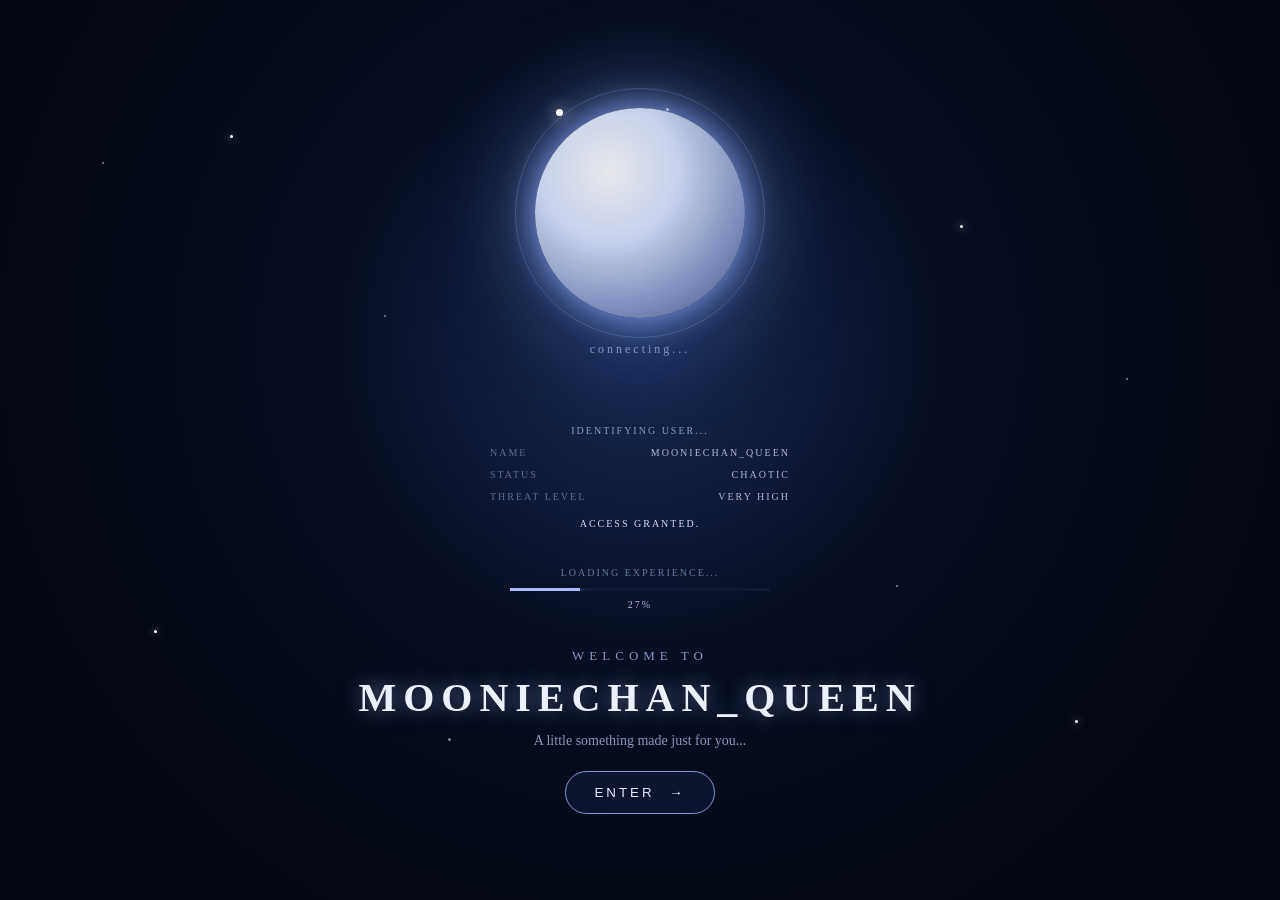
<file: Components/Entry/index.html>
<!DOCTYPE html>
<html lang="en">
<head>
    <meta charset="UTF-8">
    <meta name="viewport" content="width=device-width, initial-scale=1.0">
    <title>Moonie's Birthday</title>
    <link rel="stylesheet" href="style.css">
</head>
<body>

    <div class="box">

        <div class="box1"></div>
        <div class="box2"></div>
        <div class="box3"></div>
        <div class="box4"></div>
        <div class="box5"></div>
        <div class="box6"></div>

        <div class="box7">
            <div class="box8"></div>
        </div>

        <div class="box9">
            <p class="box10">connecting...</p>
            <p class="box11">connection established.</p>
        </div>

        <div class="box21">
            <p>IDENTIFYING USER...</p>
            <div class="box22">
                <span>NAME</span>
                <b>MOONIECHAN_QUEEN</b>
            </div>
            <div class="box22">
                <span>STATUS</span>
                <b>CHAOTIC</b>
            </div>
            <div class="box22">
                <span>THREAT LEVEL</span>
                <b>VERY HIGH</b>
            </div>
            <p class="box23">ACCESS GRANTED.</p>
        </div>

        <div class="box24">
            <p>LOADING EXPERIENCE...</p>
            <div class="box25">
                <div class="box26"></div>
            </div>
            <span class="box27">0%</span>
        </div>

        <div class="box12">
            <p class="box13">WELCOME TO</p>
            <h1>MOONIECHAN_QUEEN</h1>
            <p class="box14">A little something made just for you...</p>
            <button class="box15">ENTER <span>→</span></button>
        </div>

        <div class="box16"></div>
        <div class="box17"></div>
        <div class="box18"></div>
        <div class="box19"></div>
        <div class="box20"></div>

        <div class="box28">
            <p>WELCOME, MOONIE 🌙</p>
        </div>

    </div>

    <script src="script.js"></script>
</body>
</html>
</file>
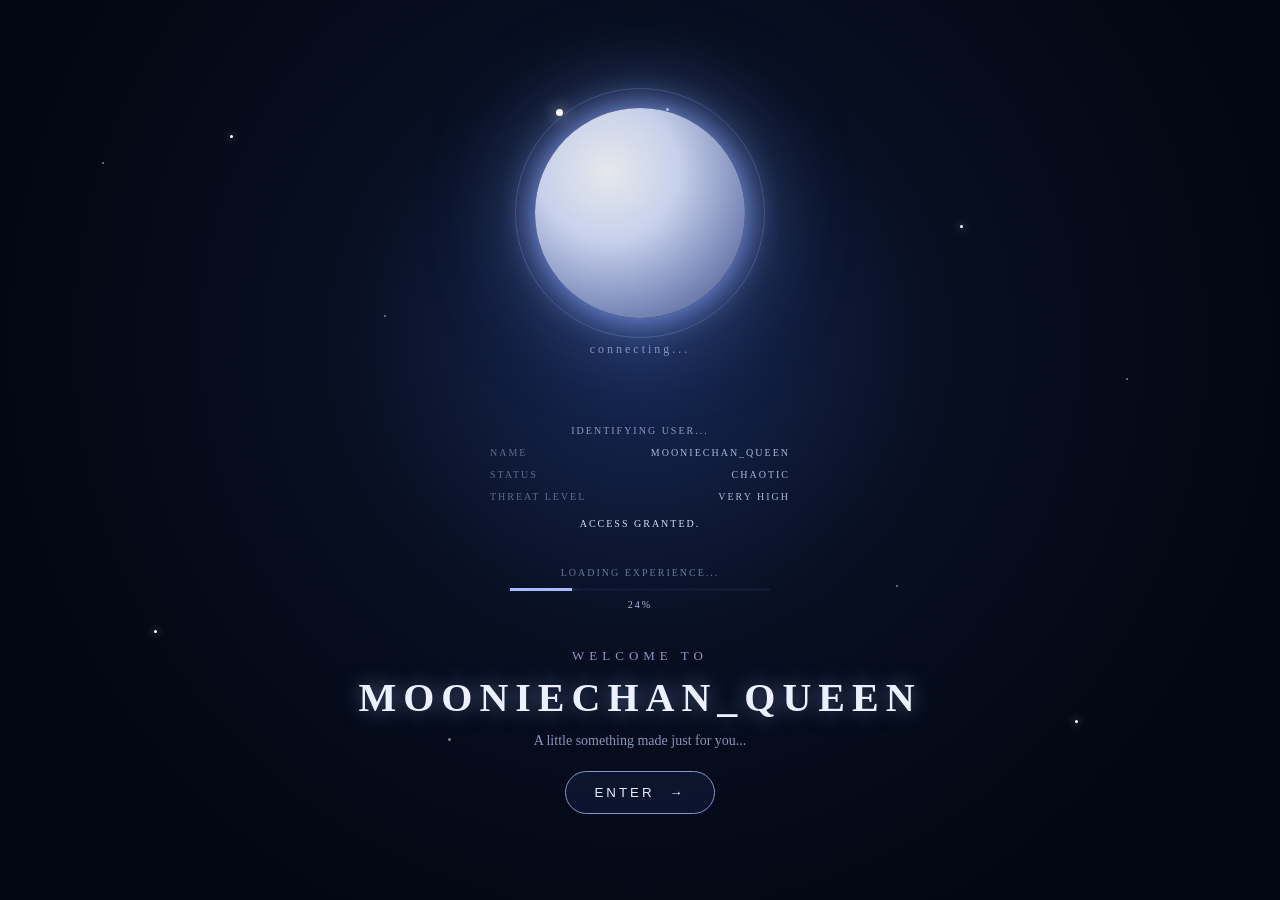
<file: Moonie!/MoonieBirthday/index.html>
<!DOCTYPE html>
<html lang="en">
<head>
    <meta charset="UTF-8">
    <meta name="viewport" content="width=device-width, initial-scale=1.0">
    <title>Moonie's Birthday</title>
    <link rel="stylesheet" href="Components/Entry/style.css">
</head>
<body>

    <div class="box">

        <div class="box1"></div>
        <div class="box2"></div>
        <div class="box3"></div>
        <div class="box4"></div>
        <div class="box5"></div>
        <div class="box6"></div>

        <div class="box7">
            <div class="box8"></div>
        </div>

        <div class="box9">
            <p class="box10">connecting...</p>
            <p class="box11">connection established.</p>
        </div>

        <div class="box21">
            <p>IDENTIFYING USER...</p>
            <div class="box22">
                <span>NAME</span>
                <b>MOONIECHAN_QUEEN</b>
            </div>
            <div class="box22">
                <span>STATUS</span>
                <b>CHAOTIC</b>
            </div>
            <div class="box22">
                <span>THREAT LEVEL</span>
                <b>VERY HIGH</b>
            </div>
            <p class="box23">ACCESS GRANTED.</p>
        </div>

        <div class="box24">
            <p>LOADING EXPERIENCE...</p>
            <div class="box25">
                <div class="box26"></div>
            </div>
            <span class="box27">0%</span>
        </div>

        <div class="box12">
            <p class="box13">WELCOME TO</p>
            <h1>MOONIECHAN_QUEEN</h1>
            <p class="box14">A little something made just for you...</p>
            <button class="box15">ENTER <span>→</span></button>
        </div>

        <div class="box16"></div>
        <div class="box17"></div>
        <div class="box18"></div>
        <div class="box19"></div>
        <div class="box20"></div>

        <div class="box28">
            <p>WELCOME, MOONIE 🌙</p>
        </div>

    </div>

    <script src="Components/Entry/script.js"></script>
</body>
</html>
</file>
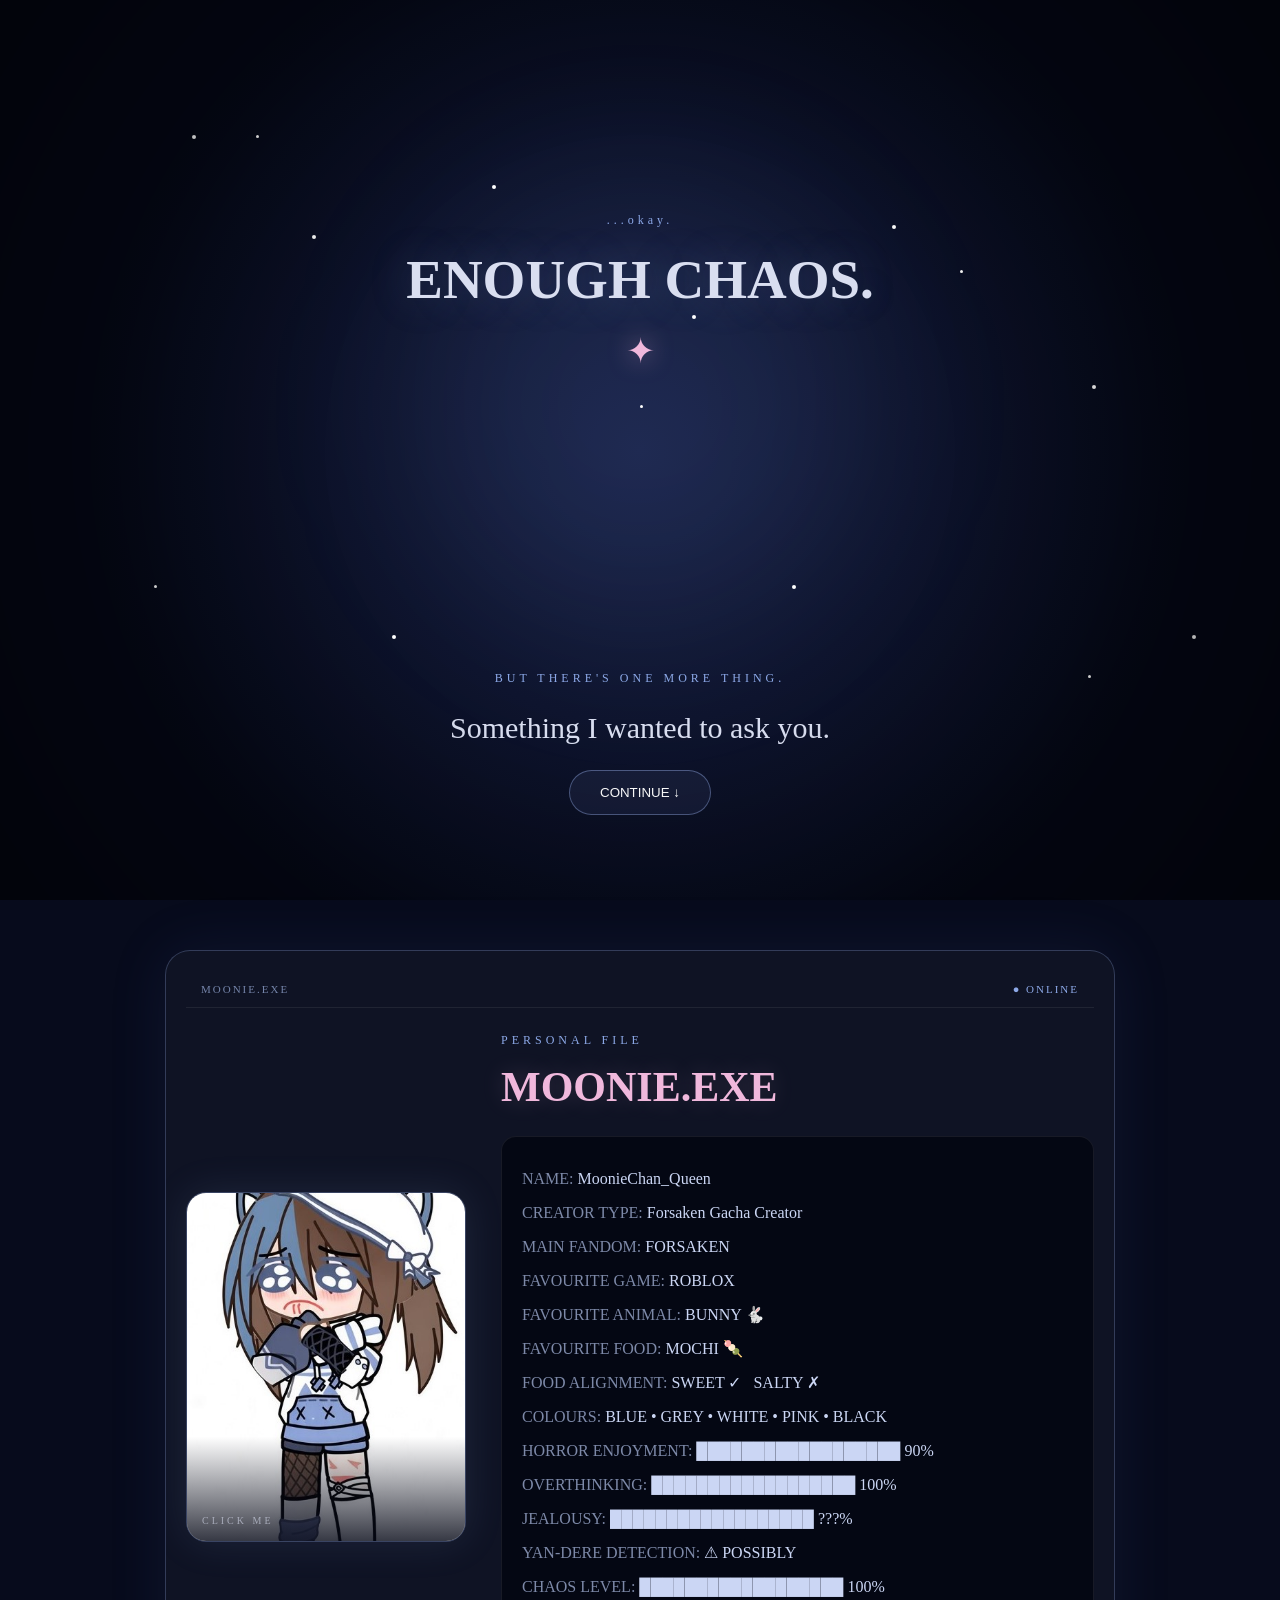
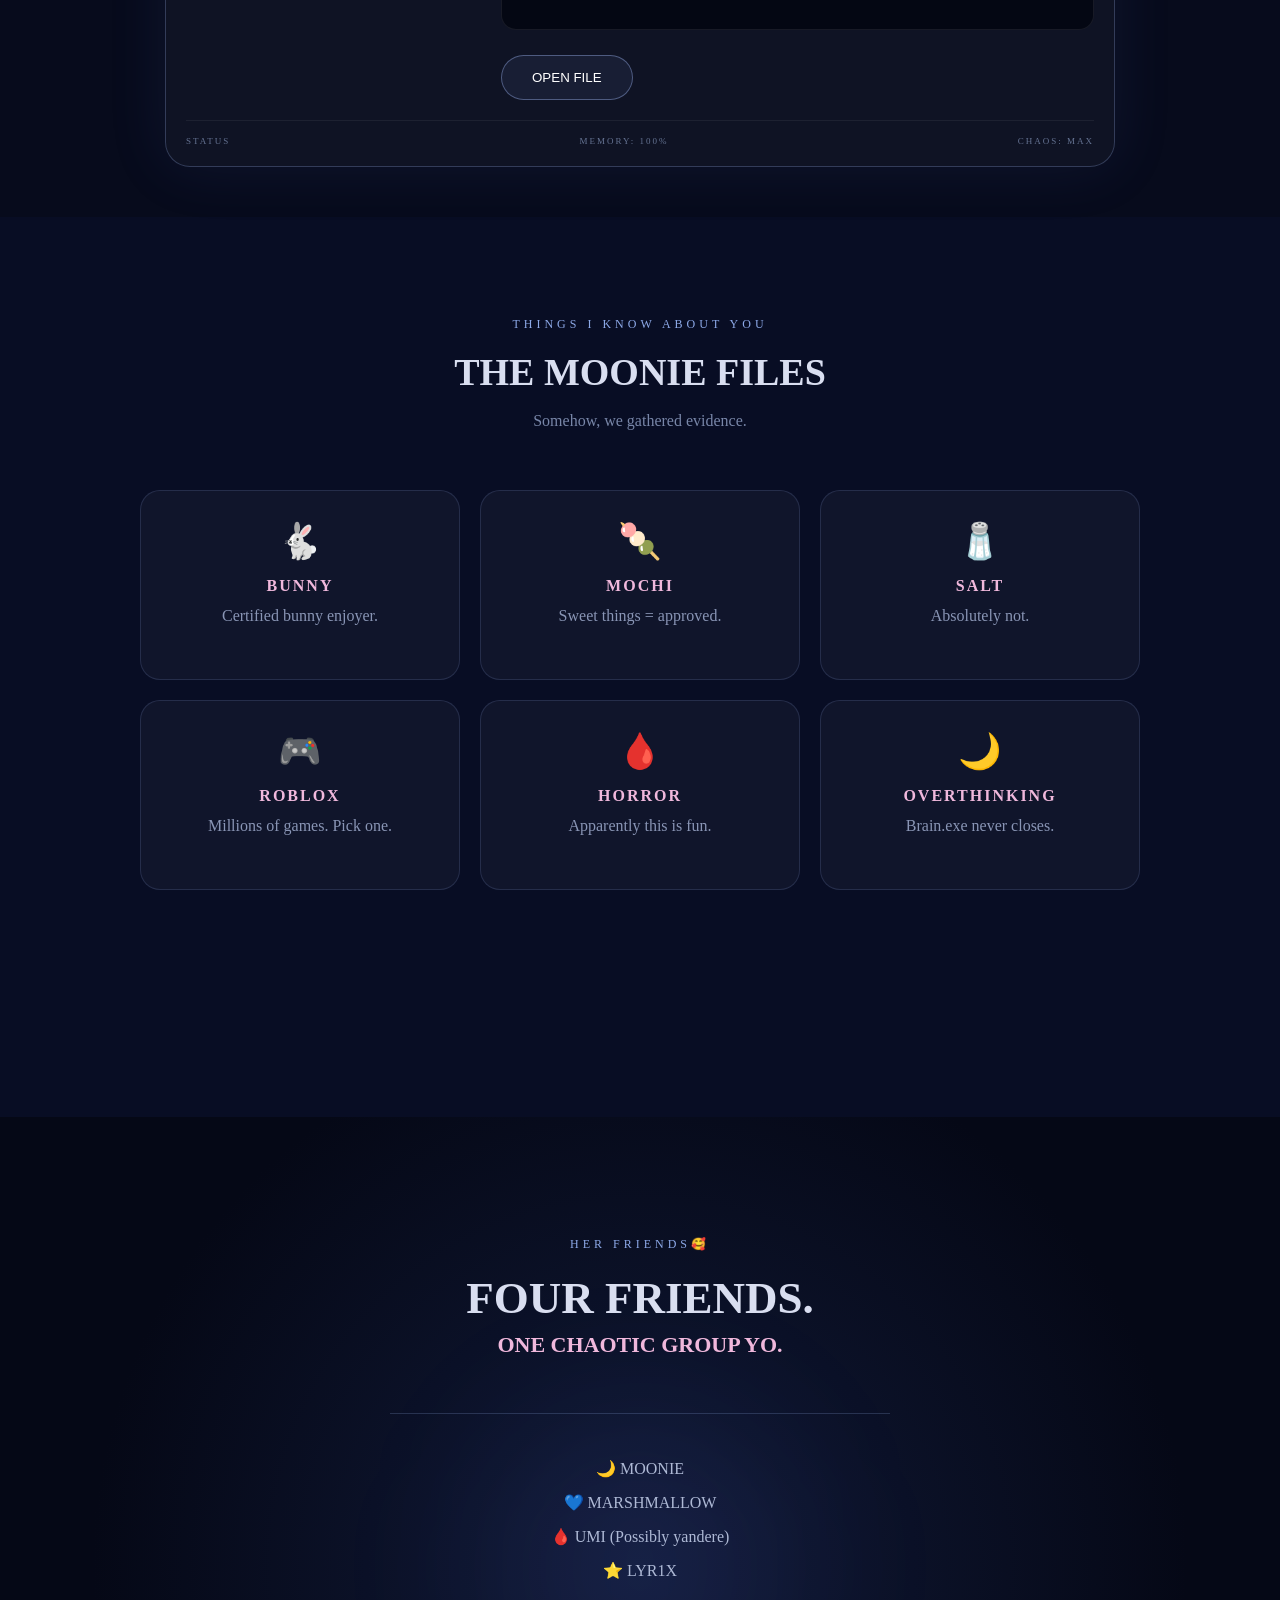
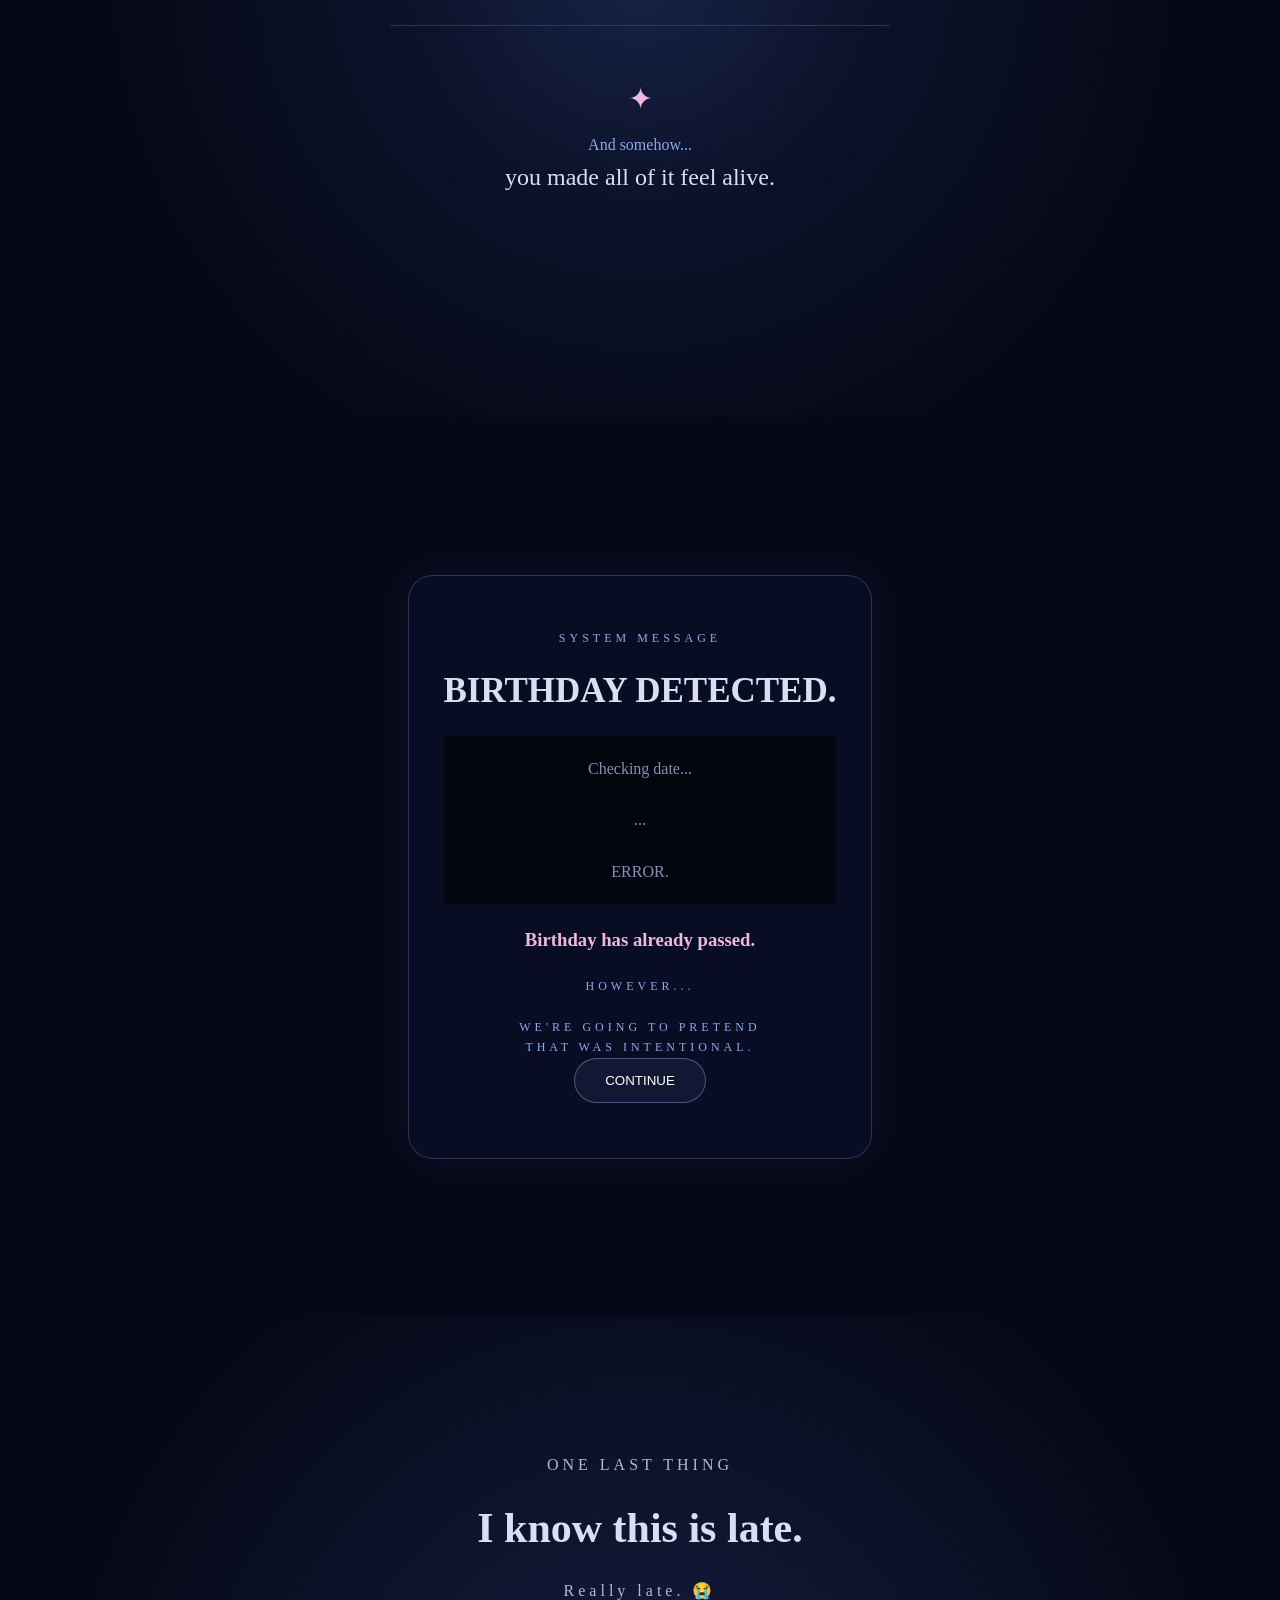
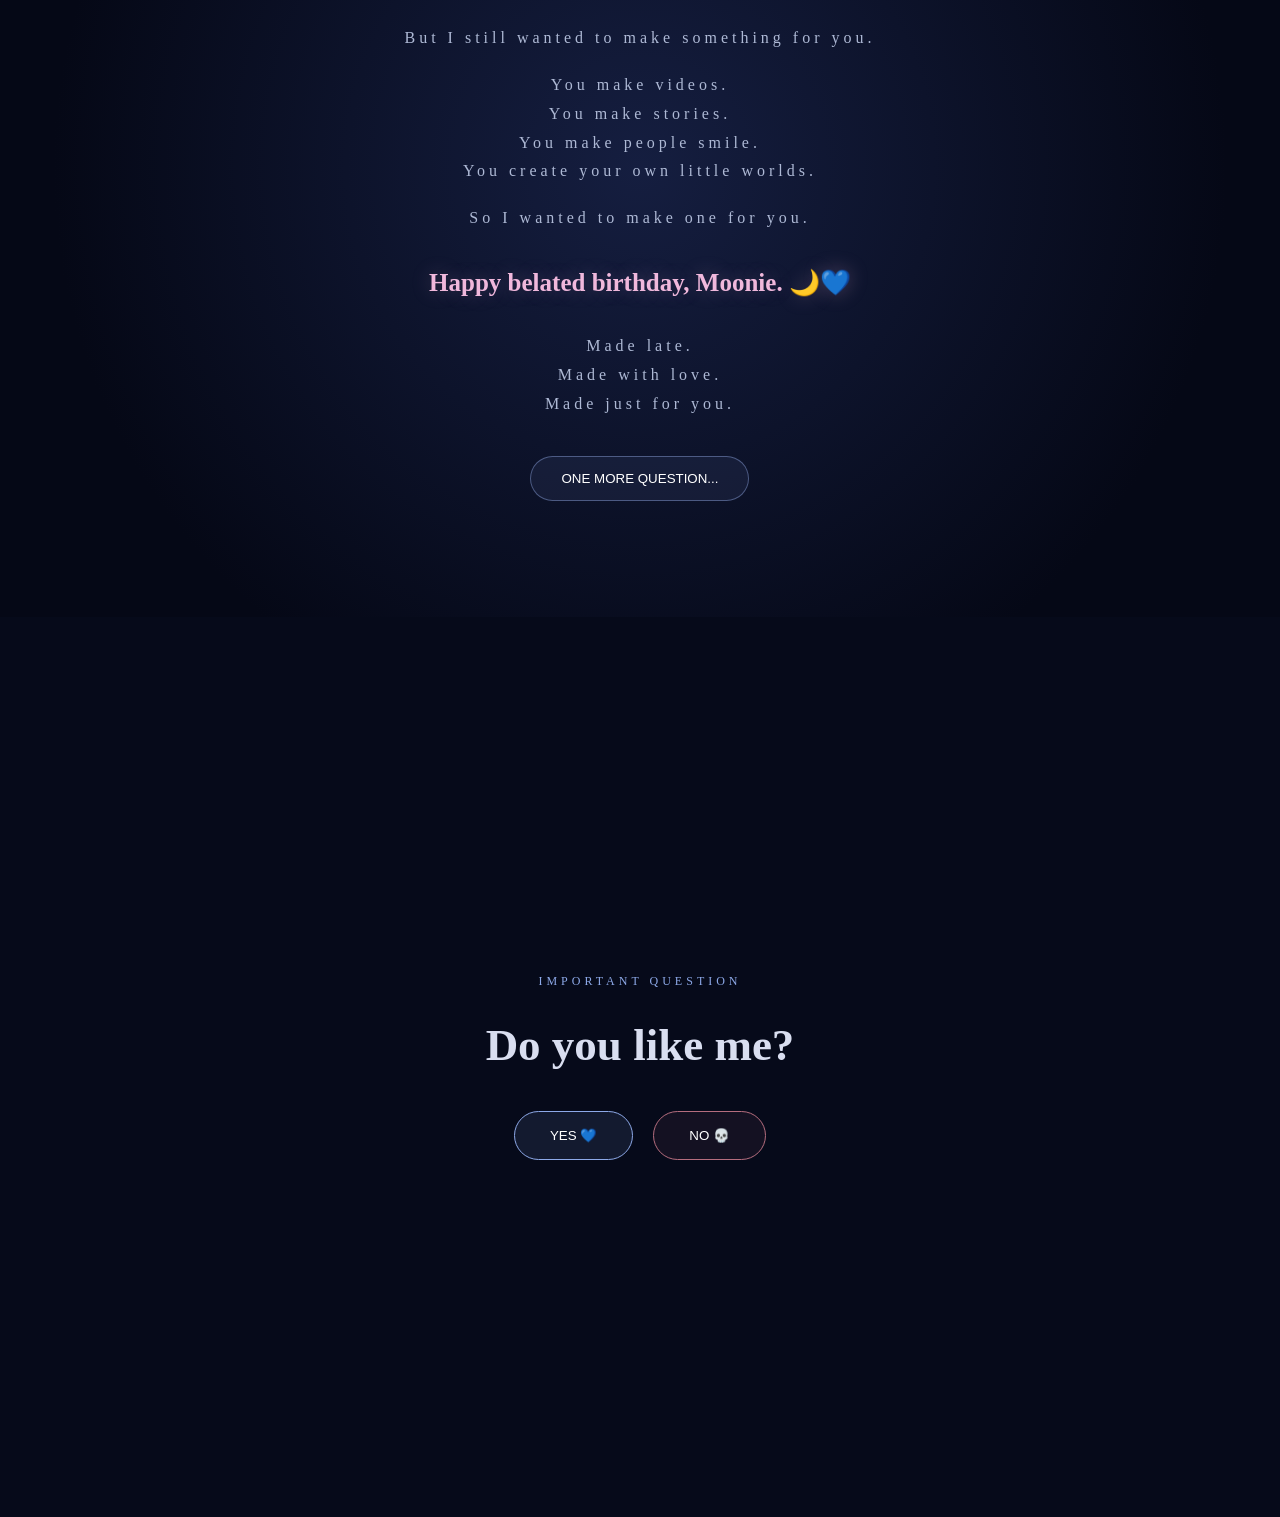
<file: Components/Final/next.html>
<!DOCTYPE html>
<html lang="en">
<head>
    <meta charset="UTF-8">
    <meta name="viewport" content="width=device-width, initial-scale=1.0">
    <title>One More Thing 🌙</title>
    <link rel="stylesheet" href="next.css">
</head>
<body>

    <section class="box">

        <div class="box1"></div>
        <div class="box2"></div>
        <div class="box3"></div>
        <div class="box4"></div>
        <div class="box5"></div>

        <div class="box6">
            <p>...okay.</p>
            <h1>ENOUGH CHAOS.</h1>
            <span>✦</span>
        </div>

        <div class="box7">
            <p>BUT THERE'S ONE MORE THING.</p>
            <h2>Something I wanted to ask you.</h2>
            <button class="box8">CONTINUE ↓</button>
        </div>

    </section>

    <section class="box9">

        <div class="box10">

            <div class="box44">
                <span>MOONIE.EXE</span>
                <span>● ONLINE</span>
            </div>

            <div class="box45">
                <div class="box46">
                    <img src="../../Assets/moon.jpg" alt="Moonie's OC">
                    <div class="box47">CLICK ME</div>
                </div>

                <div class="box48">
                    <p>PERSONAL FILE</p>
                    <h1>MOONIE.EXE</h1>

                    <div class="box11">
                        <p>NAME: <span>MoonieChan_Queen</span></p>
                        <p>CREATOR TYPE: <span>Forsaken Gacha Creator</span></p>
                        <p>MAIN FANDOM: <span>FORSAKEN</span></p>
                        <p>FAVOURITE GAME: <span>ROBLOX</span></p>
                        <p>FAVOURITE ANIMAL: <span>BUNNY 🐇</span></p>
                        <p>FAVOURITE FOOD: <span>MOCHI 🍡</span></p>
                        <p>FOOD ALIGNMENT: <span>SWEET ✓ &nbsp; SALTY ✗</span></p>
                        <p>COLOURS: <span>BLUE • GREY • WHITE • PINK • BLACK</span></p>
                        <p>HORROR ENJOYMENT: <span>██████████████████ 90%</span></p>
                        <p>OVERTHINKING: <span>██████████████████ 100%</span></p>
                        <p>JEALOUSY: <span>██████████████████ ???%</span></p>
                        <p>YAN-DERE DETECTION: <span>⚠ POSSIBLY</span></p>
                        <p>CHAOS LEVEL: <span>██████████████████ 100%</span></p>
                    </div>

                    <button class="box12">OPEN FILE</button>
                </div>
            </div>

            <div class="box49">
                <span>STATUS</span>
                <span>MEMORY: 100%</span>
                <span>CHAOS: MAX</span>
            </div>

        </div>

    </section>

    <section class="box13">

        <div class="box14">
            <p>THINGS I KNOW ABOUT YOU</p>
            <h2>THE MOONIE FILES</h2>
            <span>Somehow, we gathered evidence.</span>
        </div>

        <div class="box15">

            <div class="box16">
                <h3>🐇</h3>
                <h4>BUNNY</h4>
                <p>Certified bunny enjoyer.</p>
            </div>

            <div class="box16">
                <h3>🍡</h3>
                <h4>MOCHI</h4>
                <p>Sweet things = approved.</p>
            </div>

            <div class="box16">
                <h3>🧂</h3>
                <h4>SALT</h4>
                <p>Absolutely not.</p>
            </div>

            <div class="box16">
                <h3>🎮</h3>
                <h4>ROBLOX</h4>
                <p>Millions of games. Pick one.</p>
            </div>

            <div class="box16">
                <h3>🩸</h3>
                <h4>HORROR</h4>
                <p>Apparently this is fun.</p>
            </div>

            <div class="box16">
                <h3>🌙</h3>
                <h4>OVERTHINKING</h4>
                <p>Brain.exe never closes.</p>
            </div>

        </div>

    </section>

    <section class="box17">

        <div class="box18">
            <p>HER FRIENDS🥰</p>
            <h2>FOUR FRIENDS.</h2>
            <h3>ONE CHAOTIC GROUP YO.</h3>
        </div>

        <div class="box19">
            <p>🌙 MOONIE</p>
            <p>💙 MARSHMALLOW</p>
            <p>🩸 UMI (Possibly yandere)</p>
            <p>⭐ LYR1X</p>
        </div>

        <div class="box20">
            <span>✦</span>
            <p>And somehow...</p>
            <h2>you made all of it feel alive.</h2>
        </div>

    </section>

    <section class="box21">

        <div class="box22">

            <p>SYSTEM MESSAGE</p>

            <h2>BIRTHDAY DETECTED.</h2>

            <div class="box23">
                Checking date...
                <br>
                <br>
                ...
                <br>
                <br>
                ERROR.
            </div>

            <h3>Birthday has already passed.</h3>

            <p class="box24">
                HOWEVER...
                <br>
                <br>
                WE'RE GOING TO PRETEND
                <br>
                THAT WAS INTENTIONAL.
            </p>

            <button class="box25">CONTINUE</button>

        </div>

    </section>

    <section class="box26">

        <div class="box27">

            <p>ONE LAST THING</p>

            <h2>I know this is late.</h2>

            <p>Really late. 😭</p>

            <p>But I still wanted to make something for you.</p>

            <p>
                You make videos.
                <br>
                You make stories.
                <br>
                You make people smile.
                <br>
                You create your own little worlds.
            </p>

            <p>So I wanted to make one for you.</p>

            <h3>Happy belated birthday, Moonie. 🌙💙</h3>

            <p>
                Made late.
                <br>
                Made with love.
                <br>
                Made just for you.
            </p>

            <button class="box28">ONE MORE QUESTION...</button>

        </div>

    </section>

    <section class="box29">

        <div class="box30">

            <p>IMPORTANT QUESTION</p>

            <h2>Do you like me?</h2>

            <div class="box31">
                <button class="box32">YES 💙</button>
                <button class="box33">NO 💀</button>
            </div>

        </div>

    </section>

    <section class="box34">

        <div class="box35">

            <p>CONNECTION STATUS</p>

            <h1>FEELINGS.EXE</h1>

            <h2>..wow im glad.. to hear 🔪</h2>

            <p>
                Good.
                <br>
                Because I like you too!
            </p>

            <span>✦ 🌙 ✦</span>

            <button class="box36">FINISH</button>

        </div>

    </section>

    <section class="box37">

        <div class="box38">

            <p>WINDOWS SECURITY</p>

            <h2>CRITICAL ERROR</h2>

            <p>User selected NO.</p>

            <div class="box39">
                Beginning emotional damage...
                <br>
                <br>
                Deleting System32...
                <br>
                Deleting homework...
                <br>
                Deleting your browser history...
                <br>
                Deleting the moon...
                <br>
                Deleting your youtube channel...
                <br>
                Deleting emotional stability...
                <br>
                Deleting common sense...
            </div>

            <h3>THIS IS YOUR FAULT.</h3>

            <button class="box40">WAIT WHAT?!</button>

        </div>

    </section>

    <section class="box41">

        <div class="box42">

            <div class="box43">✦</div>

            <h1>Happy belated birthday, Moonie.</h1>

            <p>No matter how late this was...</p>

            <p>I hope you know how loved you are.</p>

            <span>🌙</span>

            <p>
                Made late.
                <br>
                Made with love.
                <br>
                Made just for you.
            </p>

            <div class="box50">✦ · ˚ ✧ · ˚ ✦</div>

        </div>

    </section>

    <div class="box51">
        SECRET FILE FOUND
        <br>
        <span>YOU REALLY CLICKED THE MOON.</span>
    </div>

    <script src="next.js"></script>

</body>
</html>
</file>
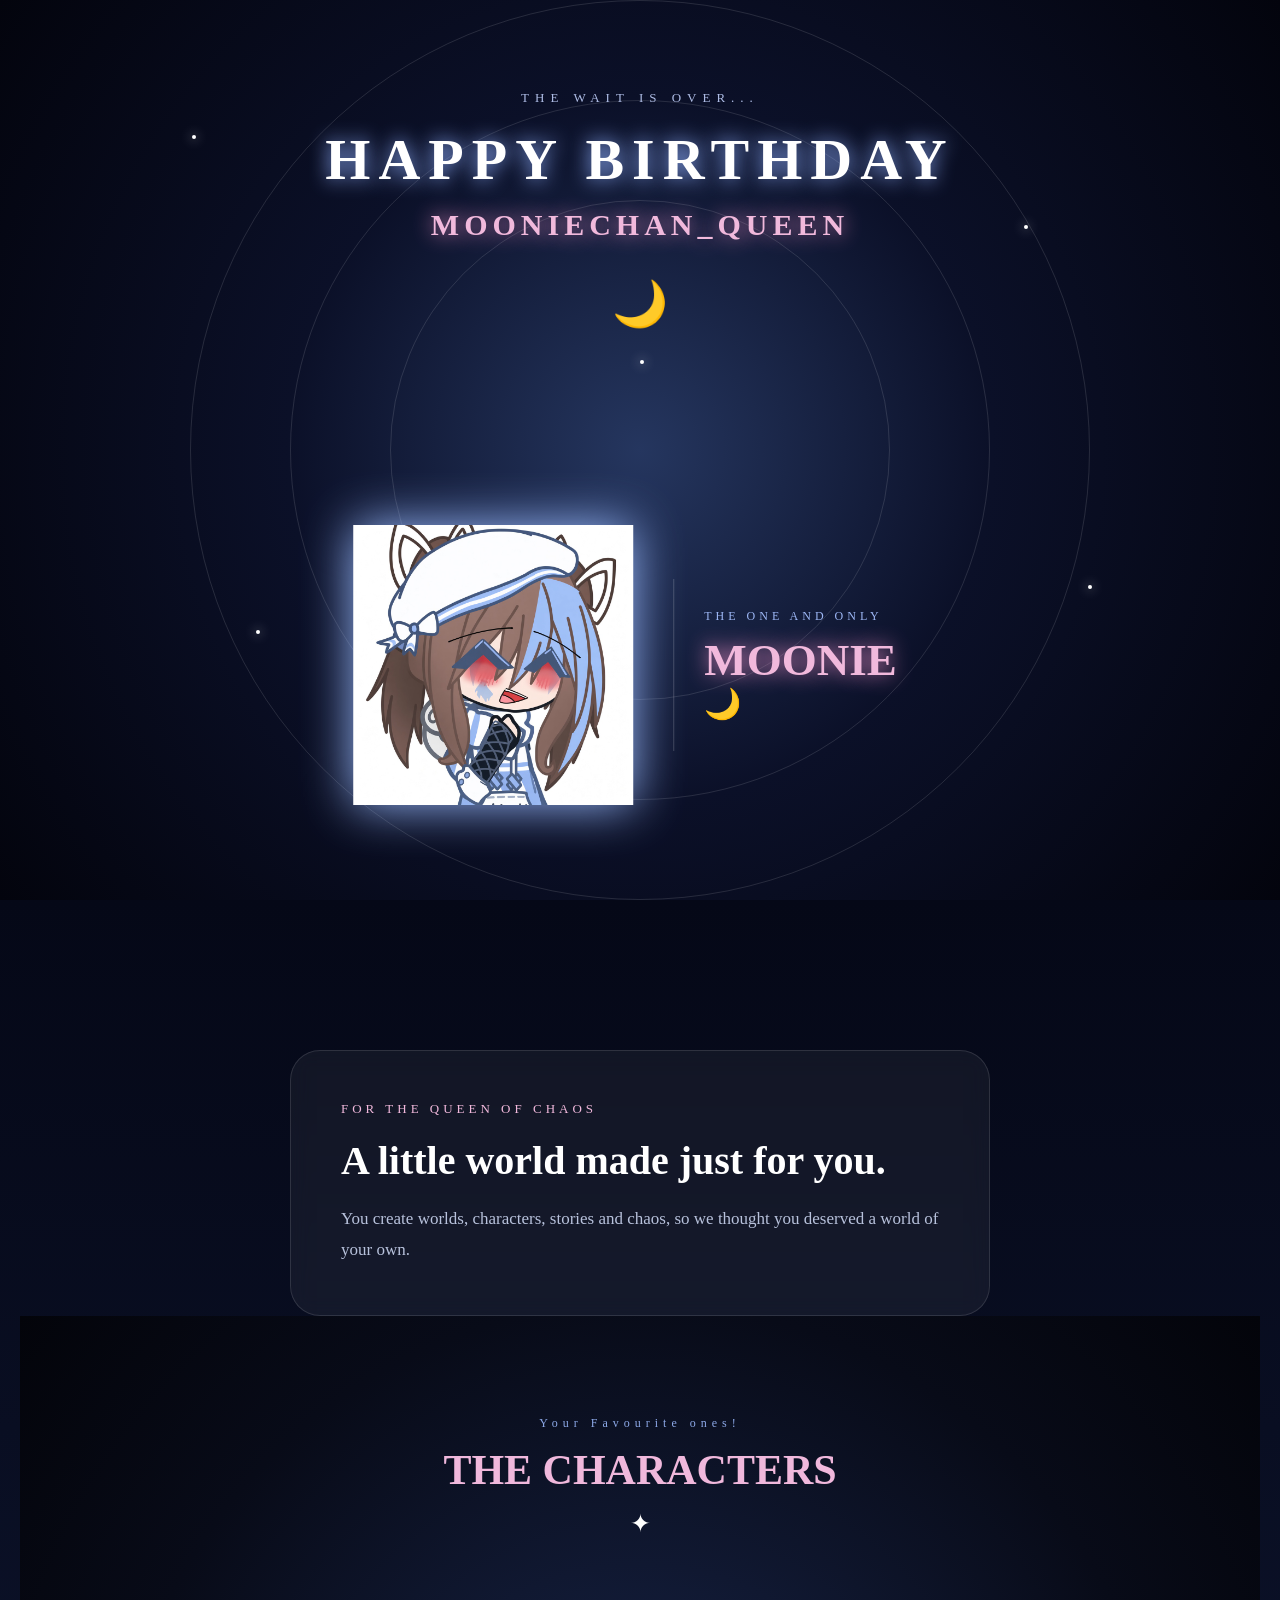
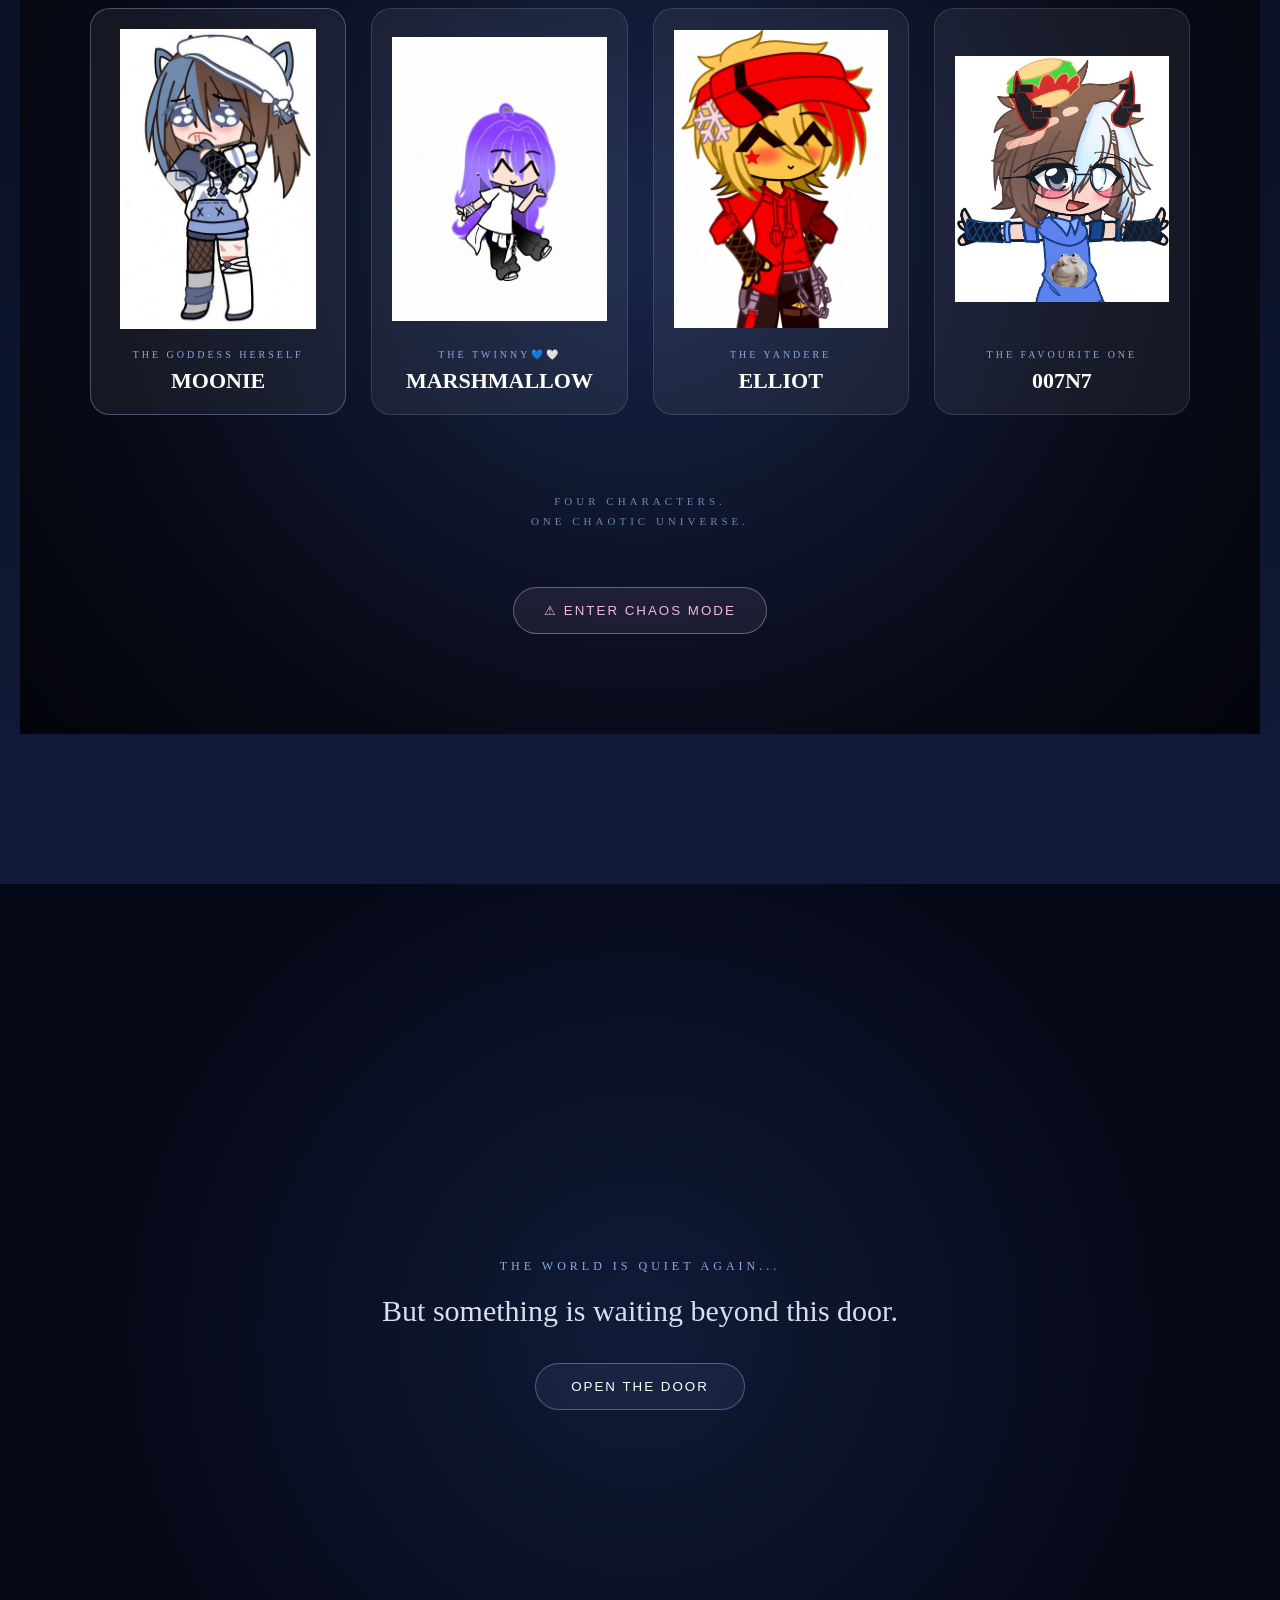
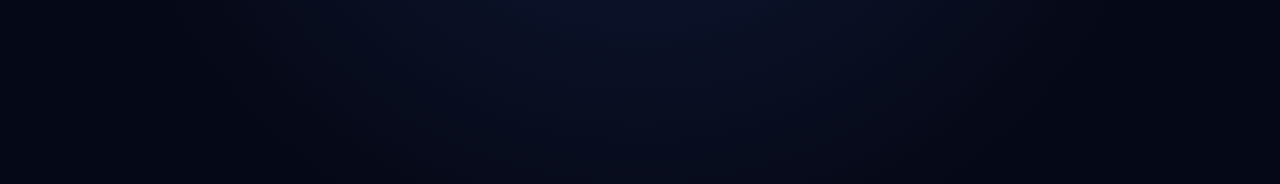
<file: Components/Second/birthday.html>
<!DOCTYPE html>
<html lang="en">
<head>
    <meta charset="UTF-8">
    <meta name="viewport" content="width=device-width, initial-scale=1.0">
    <title>Happy Birthday Moonie 🌙</title>
    <link rel="stylesheet" href="birthday.css">
</head>

<body id="page">

    <section class="box">

        <div class="box1"></div>
        <div class="box2"></div>
        <div class="box3"></div>
        <div class="box4"></div>
        <div class="box5"></div>

        <div class="box6">
            <p>THE WAIT IS OVER...</p>
            <h1>HAPPY BIRTHDAY</h1>
            <h2>MOONIECHAN_QUEEN</h2>
            <span>🌙</span>
        </div>

        <div class="box12">

            <div class="box13">
                <img src="../../Assets/moon2.jpg"
                    data-normal="../../Assets/moon2.jpg"
                            data-chaos="../../Assets/Assets/photo_2026-09-10_20-18-09.jpg."
                    alt="Moonie's OC">
            </div>

            <div class="box14">
                <p>THE ONE AND ONLY</p>
                <h2>MOONIE</h2>
                <span>🌙</span>
            </div>

        </div>

        <div class="box7"></div>
        <div class="box8"></div>
        <div class="box9"></div>

    </section>


    <section class="box10">

        <div class="box11">
            <p>FOR THE QUEEN OF CHAOS</p>

            <h2>A little world made just for you.</h2>

            <p>
                You create worlds, characters, stories and chaos,
                so we thought you deserved a world of your own.
            </p>
        </div>


        <section class="box15">

            <div class="box16">
                <p>Your Favourite ones!</p>
                <h2>THE CHARACTERS</h2>
                <span>✦</span>
            </div>


            <div class="box17">

                <div class="box18">

                    <div class="box19">
                        <img
                            src="../../Assets/moon.jpg"
                            data-normal="../../Assets/moon.jpg"
                            data-chaos="../../Assets/moon-chaos.jpg"
                            alt="Moonie's OC">
                    </div>

                    <p>THE GODDESS HERSELF</p>
                    <h3>MOONIE</h3>

                </div>


                <div class="box18">

                    <div class="box19">
                        <img
                            src="../../Assets/marshmallow.jpg"
                            data-normal="../../Assets/marshmallow.jpg"
                            data-chaos="../../Assets/marshmallow-chaos.jpg"
                            alt="Friend's OC">
                    </div>

                    <p>THE TWINNY💙🤍</p>
                    <h3>MARSHMALLOW</h3>

                </div>


                <div class="box18">

                    <div class="box19">
                        <img
                            src="../../Assets/Ol9sV.jpg"
                            data-normal="../../Assets/Ol9sV.jpg"
                            data-chaos="../../Assets/ElliotMe.jpg"
                            alt="Elliot">
                    </div>

                    <p>THE YANDERE</p>
                    <h3>ELLIOT</h3>

                </div>


                <div class="box18">

                    <div class="box19">
                        <img
                            src="../../Assets/007n7.jpg"
                            data-normal="../../Assets/007n7.jpg"
                            data-chaos="../../Assets/007n7-chaos.jpg"
                            alt="007n7's OC">
                    </div>

                    <p class="box31">THE FAVOURITE ONE</p>
                    <h3 class="box32">007N7</h3>

                </div>

            </div>


            <div class="box20">
                <p>FOUR CHARACTERS.</p>
                <p>ONE CHAOTIC UNIVERSE.</p>
            </div>


            <div class="box26">
                <button class="box27">⚠ ENTER CHAOS MODE</button>
            </div>

        </section>

    </section>


    <div class="box21">

        <div class="box22">

            <div class="box24">
                ✦ SECRET FRAGMENT FOUND ✦
            </div>

            <h2>Moonie's hidden side...</h2>

            <p>You were not supposed to find this.</p>

            <span>But since you're here... 🌙</span>

            <button class="box25">
                KEEP EXPLORING
            </button>

        </div>

    </div>


    <div class="box28">

        <div class="box29">

            <p>THE WORLD IS QUIET AGAIN...</p>

            <h2>But something is waiting beyond this door.</h2>

            <button class="box30">OPEN THE DOOR</button>

        </div>

    </div>


    <script src="birthday.js"></script>

</body>
</html>
</file>
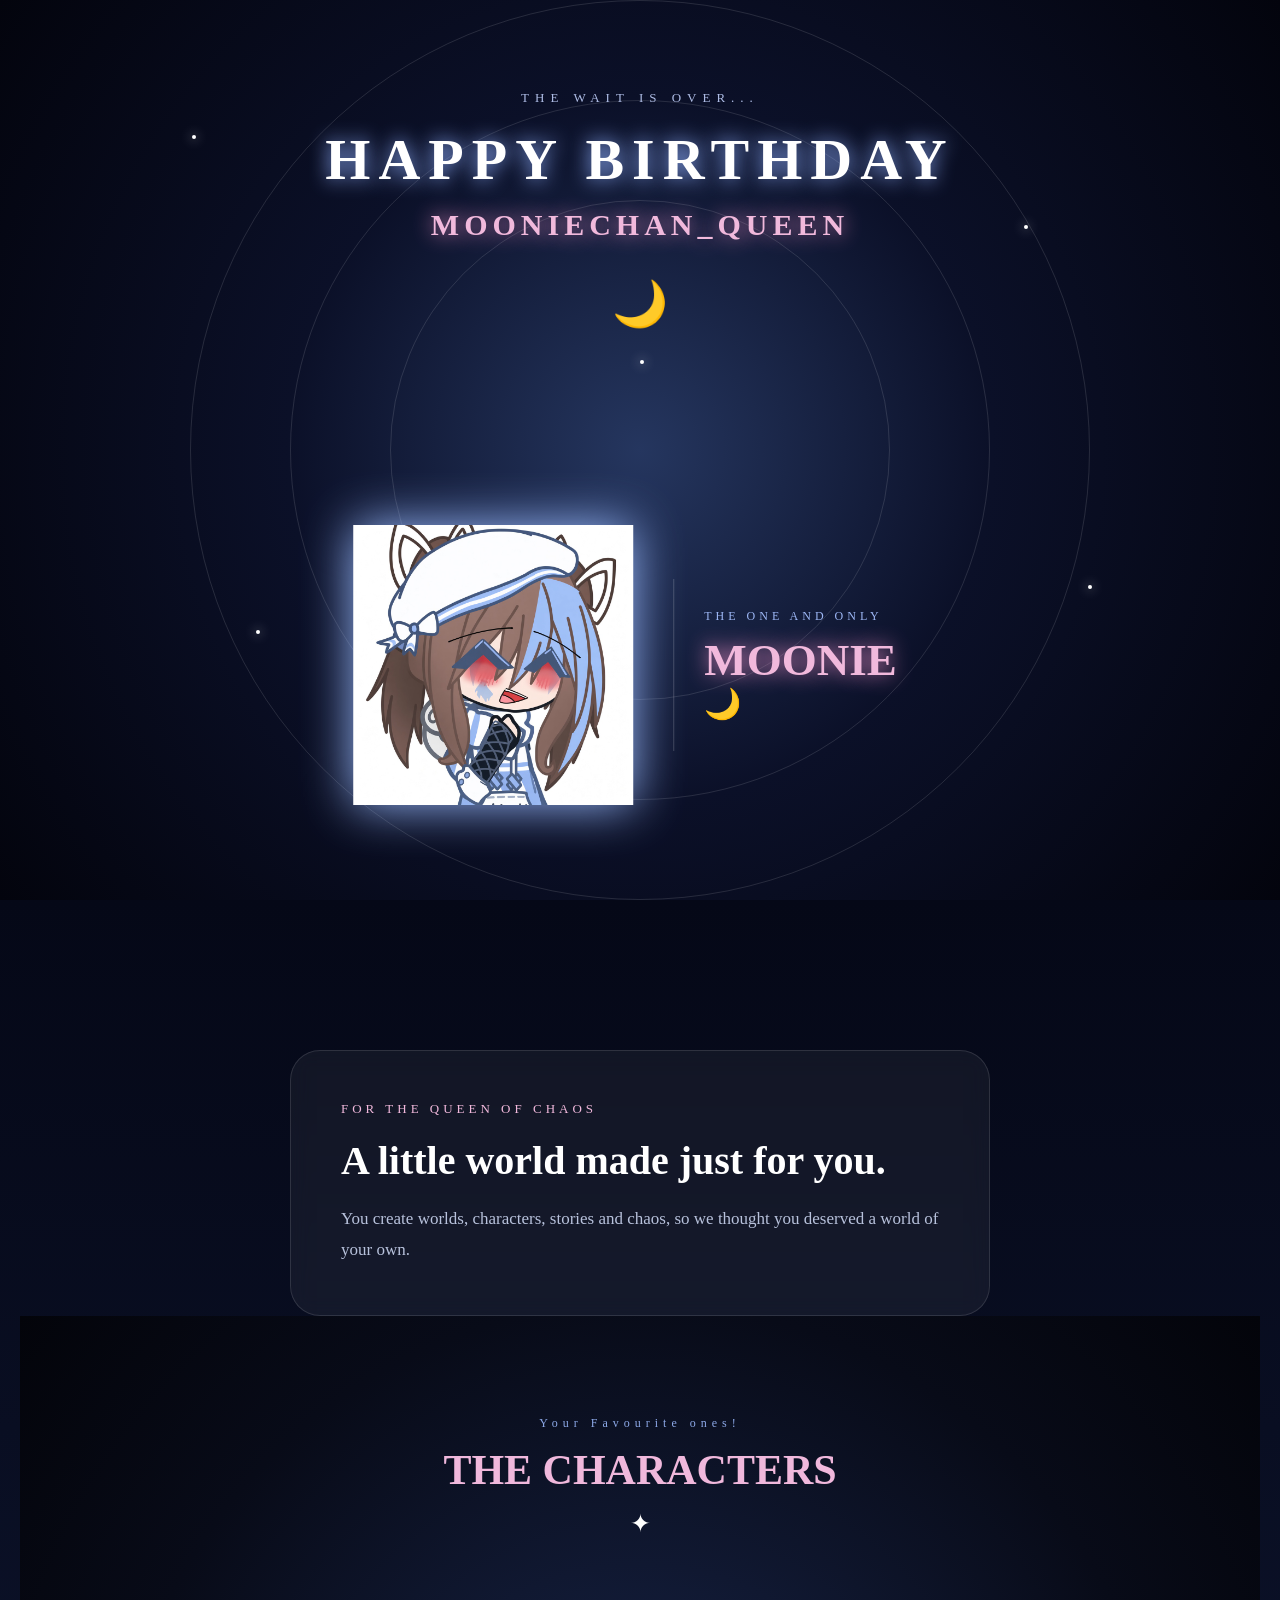
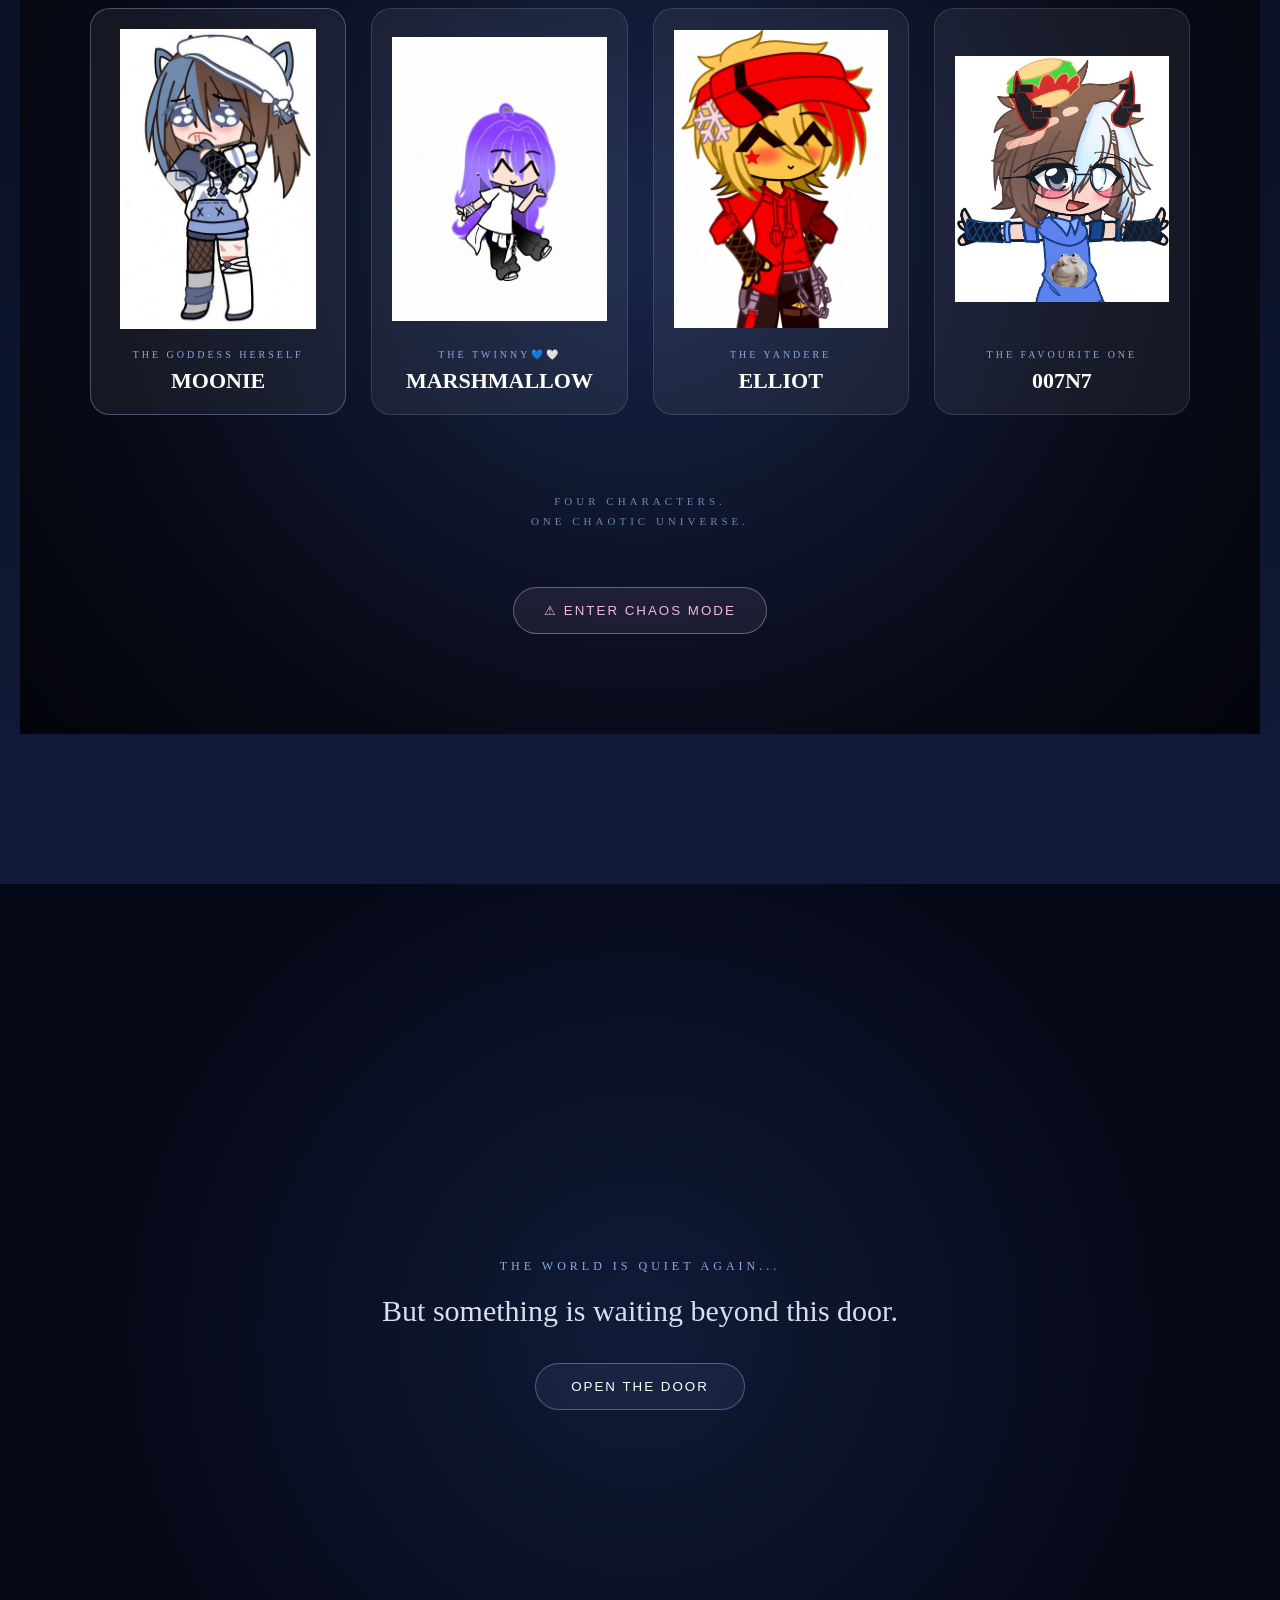
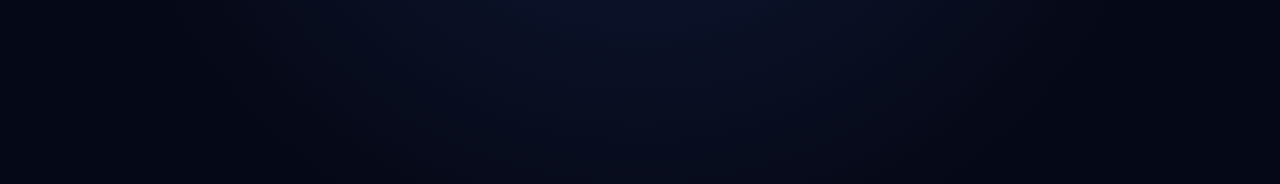
<file: Moonie!/MoonieBirthday/Components/Second/birthday.html>
<!DOCTYPE html>
<html lang="en">
<head>
    <meta charset="UTF-8">
    <meta name="viewport" content="width=device-width, initial-scale=1.0">
    <title>Happy Birthday Moonie 🌙</title>
    <link rel="stylesheet" href="birthday.css">
</head>

<body id="page">

    <section class="box">

        <div class="box1"></div>
        <div class="box2"></div>
        <div class="box3"></div>
        <div class="box4"></div>
        <div class="box5"></div>

        <div class="box6">
            <p>THE WAIT IS OVER...</p>
            <h1>HAPPY BIRTHDAY</h1>
            <h2>MOONIECHAN_QUEEN</h2>
            <span>🌙</span>
        </div>

        <div class="box12">

            <div class="box13">
                <img src="../../Assets/moon2.jpg" alt="Moonie's OC">
            </div>

            <div class="box14">
                <p>THE ONE AND ONLY</p>
                <h2>MOONIE</h2>
                <span>🌙</span>
            </div>

        </div>

        <div class="box7"></div>
        <div class="box8"></div>
        <div class="box9"></div>

    </section>


    <section class="box10">

        <div class="box11">
            <p>FOR THE QUEEN OF CHAOS</p>

            <h2>A little world made just for you.</h2>

            <p>
                You create worlds, characters, stories and chaos,
                so we thought you deserved a world of your own.
            </p>
        </div>


        <section class="box15">

            <div class="box16">
                <p>Your Favourite ones!</p>
                <h2>THE CHARACTERS</h2>
                <span>✦</span>
            </div>


            <div class="box17">

                <div class="box18">

                    <div class="box19">
                        <img
                            src="../../Assets/moon.jpg"
                            data-normal="../../Assets/moon.jpg"
                            data-chaos="../../Assets/moon-chaos.jpg"
                            alt="Moonie's OC">
                    </div>

                    <p>THE GODDESS HERSELF</p>
                    <h3>MOONIE</h3>

                </div>


                <div class="box18">

                    <div class="box19">
                        <img
                            src="../../Assets/marshmallow.jpg"
                            data-normal="../../Assets/marshmallow.jpg"
                            data-chaos="../../Assets/marshmallow-chaos.jpg"
                            alt="Friend's OC">
                    </div>

                    <p>THE TWINNY💙🤍</p>
                    <h3>MARSHMALLOW</h3>

                </div>


                <div class="box18">

                    <div class="box19">
                        <img
                            src="../../Assets/Ol9sV.jpg"
                            data-normal="../../Assets/Ol9sV.jpg"
                            data-chaos="../../Assets/ElliotMe.jpg"
                            alt="Elliot">
                    </div>

                    <p>THE YANDERE</p>
                    <h3>ELLIOT</h3>

                </div>


                <div class="box18">

                    <div class="box19">
                        <img
                            src="../../Assets/007n7.jpg"
                            data-normal="../../Assets/007n7.jpg"
                            data-chaos="../../Assets/007n7-chaos.jpg"
                            alt="007n7's OC">
                    </div>

                    <p class="box31">THE FAVOURITE ONE</p>
                    <h3 class="box32">007N7</h3>

                </div>

            </div>


            <div class="box20">
                <p>FOUR CHARACTERS.</p>
                <p>ONE CHAOTIC UNIVERSE.</p>
            </div>


            <div class="box26">
                <button class="box27">⚠ ENTER CHAOS MODE</button>
            </div>

        </section>

    </section>


    <div class="box21">

        <div class="box22">

            <div class="box24">
                ✦ SECRET FRAGMENT FOUND ✦
            </div>

            <h2>Moonie's hidden side...</h2>

            <p>You were not supposed to find this.</p>

            <span>But since you're here... 🌙</span>

            <button class="box25">
                KEEP EXPLORING
            </button>

        </div>

    </div>


    <div class="box28">

        <div class="box29">

            <p>THE WORLD IS QUIET AGAIN...</p>

            <h2>But something is waiting beyond this door.</h2>

            <button class="box30">OPEN THE DOOR</button>

        </div>

    </div>


    <script src="birthday.js"></script>

</body>
</html>
</file>
<file: Components/Entry/style.css>
* {
    margin: 0;
    padding: 0;
    box-sizing: border-box;
}

body {
    background: #030712;
    overflow: hidden;
}

.box {
    width: 100%;
    height: 100vh;
    position: relative;
    overflow: hidden;
    background:
        radial-gradient(circle at 50% 38%, #182957 0%, #080f22 35%, #030712 75%);
    color: white;
}

.box1,
.box2,
.box3,
.box4,
.box5 {
    position: absolute;
    width: 3px;
    height: 3px;
    background: white;
    border-radius: 50%;
    box-shadow: 0 0 8px white;
    animation: blink 3s infinite;
}

.box1 {
    top: 15%;
    left: 18%;
}

.box2 {
    top: 25%;
    left: 75%;
    animation-delay: .8s;
}

.box3 {
    top: 70%;
    left: 12%;
    animation-delay: 1.4s;
}

.box4 {
    top: 80%;
    left: 84%;
    animation-delay: 2s;
}

.box5 {
    top: 12%;
    left: 52%;
    animation-delay: 2.5s;
}

.box6 {
    position: absolute;
    width: 210px;
    height: 210px;
    top: 12%;
    left: 50%;
    transform: translateX(-50%);
    border-radius: 50%;
    background: radial-gradient(
        circle at 35% 30%,
        #ffffff,
        #dbe5ff 35%,
        #8796c7 70%,
        #48557e
    );
    box-shadow:
        0 0 35px #8fa7ff,
        0 0 100px #526da8;
    opacity: .9;
}

.box7 {
    position: absolute;
    width: 250px;
    height: 250px;
    top: calc(12% - 20px);
    left: 50%;
    transform: translateX(-50%);
    border: 1px solid rgba(180, 200, 255, .2);
    border-radius: 50%;
    animation: rotate 20s linear infinite;
}

.box8 {
    position: absolute;
    width: 7px;
    height: 7px;
    top: 20px;
    left: 40px;
    border-radius: 50%;
    background: white;
    box-shadow: 0 0 15px white;
}

.box9 {
    position: absolute;
    top: 38%;
    left: 50%;
    transform: translateX(-50%);
    width: 300px;
    text-align: center;
    color: #8795b9;
    letter-spacing: 3px;
    font-size: 12px;
}

.box11 {
    display: none;
    color: #a9b9e8;
}

.box21 {
    position: absolute;
    top: 47%;
    left: 50%;
    transform: translateX(-50%);
    width: 300px;
    text-align: center;
    color: #8c9bc2;
    font-size: 10px;
    line-height: 1.5;
    letter-spacing: 2px;
    opacity: 0;
    animation: scan 1s forwards;
    animation-delay: 2.5s;
}

.box22 {
    display: flex;
    justify-content: space-between;
    gap: 15px;
    margin-top: 7px;
    color: #5e6c91;
}

.box22 b {
    color: #aab8dc;
    font-weight: normal;
}

.box23 {
    margin-top: 12px;
    color: #d5ddff;
}

.box24 {
    position: absolute;
    left: 50%;
    top: 63%;
    transform: translateX(-50%);
    width: 260px;
    text-align: center;
    color: #68779d;
    font-size: 10px;
    letter-spacing: 2px;
    opacity: 0;
    animation: scan 1s forwards;
    animation-delay: 3.8s;
}

.box25 {
    width: 100%;
    height: 3px;
    margin-top: 10px;
    background: #101a35;
    overflow: hidden;
}

.box26 {
    width: 0;
    height: 100%;
    background: #a9baff;
    box-shadow: 0 0 10px #91a8ff;
}

.box27 {
    display: block;
    margin-top: 8px;
    color: #aab8dc;
}

.box12 {
    position: absolute;
    top: 72%;
    left: 50%;
    transform: translate(-50%, 20px);
    width: 90%;
    max-width: 700px;
    text-align: center;
    opacity: 0;
    animation: appear 1.5s forwards;
    animation-delay: 5.8s;
}

.box13 {
    color: #8998c2;
    font-size: 13px;
    letter-spacing: 5px;
}

.box12 h1 {
    margin-top: 10px;
    font-size: 40px;
    letter-spacing: 7px;
    color: #edf1ff;
    text-shadow: 0 0 20px rgba(170, 190, 255, .5);
}

.box14 {
    margin-top: 12px;
    color: #8795b9;
    font-size: 14px;
}

.box15 {
    margin-top: 22px;
    padding: 13px 28px;
    border: 1px solid #8296d0;
    border-radius: 30px;
    background: rgba(20, 31, 65, .5);
    color: #e3e9ff;
    cursor: pointer;
    letter-spacing: 3px;
    transition: .3s;
}

.box15 span {
    margin-left: 8px;
}

.box15:hover {
    background: #8b9ed7;
    color: #050916;
    box-shadow: 0 0 25px rgba(145, 168, 255, .6);
    transform: translateY(-3px);
}

.box16,
.box17,
.box18,
.box19,
.box20 {
    position: absolute;
    background: white;
    border-radius: 50%;
    opacity: .5;
}

.box16 {
    width: 2px;
    height: 2px;
    top: 35%;
    left: 30%;
}

.box17 {
    width: 2px;
    height: 2px;
    top: 65%;
    left: 70%;
}

.box18 {
    width: 3px;
    height: 3px;
    top: 82%;
    left: 35%;
}

.box19 {
    width: 2px;
    height: 2px;
    top: 42%;
    left: 88%;
}

.box20 {
    width: 2px;
    height: 2px;
    top: 18%;
    left: 8%;
}

.box28 {
    position: fixed;
    inset: 0;
    z-index: 20;
    display: flex;
    justify-content: center;
    align-items: center;
    background: #050916;
    opacity: 0;
    pointer-events: none;
    transition: 1s;
}

.box28 p {
    color: #e5ebff;
    font-size: 28px;
    letter-spacing: 5px;
    text-shadow: 0 0 25px #9eb3ff;
}

.box.active .box28 {
    opacity: 1;
}

.box.active .box28 p {
    animation: welcome 1s forwards;
}

.box.active > *:not(.box28) {
    opacity: 0;
    transition: .8s;
}

@keyframes blink {
    0%, 100% {
        opacity: .2;
    }

    50% {
        opacity: 1;
    }
}

@keyframes rotate {
    from {
        transform: translateX(-50%) rotate(0deg);
    }

    to {
        transform: translateX(-50%) rotate(360deg);
    }
}

@keyframes scan {
    from {
        opacity: 0;
        transform: translate(-50%, 8px);
    }

    to {
        opacity: 1;
        transform: translate(-50%, 0);
    }
}

@keyframes appear {
    to {
        opacity: 1;
        transform: translate(-50%, 0);
    }
}

@keyframes welcome {
    0% {
        opacity: 0;
        transform: scale(.8);
    }

    50% {
        opacity: 1;
        transform: scale(1.05);
    }

    100% {
        opacity: 1;
        transform: scale(1);
    }
}

@media (max-width: 700px) {

    .box6 {
        width: 150px;
        height: 150px;
        top: 9%;
    }

    .box7 {
        width: 185px;
        height: 185px;
        top: calc(9% - 18px);
    }

    .box9 {
        top: 34%;
        font-size: 10px;
    }

    .box21 {
        top: 43%;
        width: 250px;
    }

    .box24 {
        top: 61%;
        width: 220px;
    }

    .box12 {
        top: 70%;
    }

    .box12 h1 {
        font-size: 24px;
        letter-spacing: 3px;
    }

    .box13 {
        font-size: 9px;
        letter-spacing: 3px;
    }

    .box14 {
        font-size: 11px;
    }

    .box15 {
        margin-top: 18px;
        padding: 11px 24px;
    }

    .box28 p {
        font-size: 17px;
        letter-spacing: 3px;
        text-align: center;
    }
}

@media (max-height: 700px) and (min-width: 701px) {

    .box6 {
        width: 150px;
        height: 150px;
        top: 7%;
    }

    .box7 {
        width: 185px;
        height: 185px;
        top: calc(7% - 18px);
    }

    .box9 {
        top: 31%;
    }

    .box21 {
        top: 40%;
    }

    .box24 {
        top: 58%;
    }

    .box12 {
        top: 69%;
    }
}
</file>
<file: Moonie!/MoonieBirthday/Components/Entry/style.css>
* {
    margin: 0;
    padding: 0;
    box-sizing: border-box;
}

body {
    background: #030712;
    overflow: hidden;
}

.box {
    width: 100%;
    height: 100vh;
    position: relative;
    overflow: hidden;
    background:
        radial-gradient(circle at 50% 38%, #182957 0%, #080f22 35%, #030712 75%);
    color: white;
}

.box1,
.box2,
.box3,
.box4,
.box5 {
    position: absolute;
    width: 3px;
    height: 3px;
    background: white;
    border-radius: 50%;
    box-shadow: 0 0 8px white;
    animation: blink 3s infinite;
}

.box1 {
    top: 15%;
    left: 18%;
}

.box2 {
    top: 25%;
    left: 75%;
    animation-delay: .8s;
}

.box3 {
    top: 70%;
    left: 12%;
    animation-delay: 1.4s;
}

.box4 {
    top: 80%;
    left: 84%;
    animation-delay: 2s;
}

.box5 {
    top: 12%;
    left: 52%;
    animation-delay: 2.5s;
}

.box6 {
    position: absolute;
    width: 210px;
    height: 210px;
    top: 12%;
    left: 50%;
    transform: translateX(-50%);
    border-radius: 50%;
    background: radial-gradient(
        circle at 35% 30%,
        #ffffff,
        #dbe5ff 35%,
        #8796c7 70%,
        #48557e
    );
    box-shadow:
        0 0 35px #8fa7ff,
        0 0 100px #526da8;
    opacity: .9;
}

.box7 {
    position: absolute;
    width: 250px;
    height: 250px;
    top: calc(12% - 20px);
    left: 50%;
    transform: translateX(-50%);
    border: 1px solid rgba(180, 200, 255, .2);
    border-radius: 50%;
    animation: rotate 20s linear infinite;
}

.box8 {
    position: absolute;
    width: 7px;
    height: 7px;
    top: 20px;
    left: 40px;
    border-radius: 50%;
    background: white;
    box-shadow: 0 0 15px white;
}

.box9 {
    position: absolute;
    top: 38%;
    left: 50%;
    transform: translateX(-50%);
    width: 300px;
    text-align: center;
    color: #8795b9;
    letter-spacing: 3px;
    font-size: 12px;
}

.box11 {
    display: none;
    color: #a9b9e8;
}

.box21 {
    position: absolute;
    top: 47%;
    left: 50%;
    transform: translateX(-50%);
    width: 300px;
    text-align: center;
    color: #8c9bc2;
    font-size: 10px;
    line-height: 1.5;
    letter-spacing: 2px;
    opacity: 0;
    animation: scan 1s forwards;
    animation-delay: 2.5s;
}

.box22 {
    display: flex;
    justify-content: space-between;
    gap: 15px;
    margin-top: 7px;
    color: #5e6c91;
}

.box22 b {
    color: #aab8dc;
    font-weight: normal;
}

.box23 {
    margin-top: 12px;
    color: #d5ddff;
}

.box24 {
    position: absolute;
    left: 50%;
    top: 63%;
    transform: translateX(-50%);
    width: 260px;
    text-align: center;
    color: #68779d;
    font-size: 10px;
    letter-spacing: 2px;
    opacity: 0;
    animation: scan 1s forwards;
    animation-delay: 3.8s;
}

.box25 {
    width: 100%;
    height: 3px;
    margin-top: 10px;
    background: #101a35;
    overflow: hidden;
}

.box26 {
    width: 0;
    height: 100%;
    background: #a9baff;
    box-shadow: 0 0 10px #91a8ff;
}

.box27 {
    display: block;
    margin-top: 8px;
    color: #aab8dc;
}

.box12 {
    position: absolute;
    top: 72%;
    left: 50%;
    transform: translate(-50%, 20px);
    width: 90%;
    max-width: 700px;
    text-align: center;
    opacity: 0;
    animation: appear 1.5s forwards;
    animation-delay: 5.8s;
}

.box13 {
    color: #8998c2;
    font-size: 13px;
    letter-spacing: 5px;
}

.box12 h1 {
    margin-top: 10px;
    font-size: 40px;
    letter-spacing: 7px;
    color: #edf1ff;
    text-shadow: 0 0 20px rgba(170, 190, 255, .5);
}

.box14 {
    margin-top: 12px;
    color: #8795b9;
    font-size: 14px;
}

.box15 {
    margin-top: 22px;
    padding: 13px 28px;
    border: 1px solid #8296d0;
    border-radius: 30px;
    background: rgba(20, 31, 65, .5);
    color: #e3e9ff;
    cursor: pointer;
    letter-spacing: 3px;
    transition: .3s;
}

.box15 span {
    margin-left: 8px;
}

.box15:hover {
    background: #8b9ed7;
    color: #050916;
    box-shadow: 0 0 25px rgba(145, 168, 255, .6);
    transform: translateY(-3px);
}

.box16,
.box17,
.box18,
.box19,
.box20 {
    position: absolute;
    background: white;
    border-radius: 50%;
    opacity: .5;
}

.box16 {
    width: 2px;
    height: 2px;
    top: 35%;
    left: 30%;
}

.box17 {
    width: 2px;
    height: 2px;
    top: 65%;
    left: 70%;
}

.box18 {
    width: 3px;
    height: 3px;
    top: 82%;
    left: 35%;
}

.box19 {
    width: 2px;
    height: 2px;
    top: 42%;
    left: 88%;
}

.box20 {
    width: 2px;
    height: 2px;
    top: 18%;
    left: 8%;
}

.box28 {
    position: fixed;
    inset: 0;
    z-index: 20;
    display: flex;
    justify-content: center;
    align-items: center;
    background: #050916;
    opacity: 0;
    pointer-events: none;
    transition: 1s;
}

.box28 p {
    color: #e5ebff;
    font-size: 28px;
    letter-spacing: 5px;
    text-shadow: 0 0 25px #9eb3ff;
}

.box.active .box28 {
    opacity: 1;
}

.box.active .box28 p {
    animation: welcome 1s forwards;
}

.box.active > *:not(.box28) {
    opacity: 0;
    transition: .8s;
}

@keyframes blink {
    0%, 100% {
        opacity: .2;
    }

    50% {
        opacity: 1;
    }
}

@keyframes rotate {
    from {
        transform: translateX(-50%) rotate(0deg);
    }

    to {
        transform: translateX(-50%) rotate(360deg);
    }
}

@keyframes scan {
    from {
        opacity: 0;
        transform: translate(-50%, 8px);
    }

    to {
        opacity: 1;
        transform: translate(-50%, 0);
    }
}

@keyframes appear {
    to {
        opacity: 1;
        transform: translate(-50%, 0);
    }
}

@keyframes welcome {
    0% {
        opacity: 0;
        transform: scale(.8);
    }

    50% {
        opacity: 1;
        transform: scale(1.05);
    }

    100% {
        opacity: 1;
        transform: scale(1);
    }
}

@media (max-width: 700px) {

    .box6 {
        width: 150px;
        height: 150px;
        top: 9%;
    }

    .box7 {
        width: 185px;
        height: 185px;
        top: calc(9% - 18px);
    }

    .box9 {
        top: 34%;
        font-size: 10px;
    }

    .box21 {
        top: 43%;
        width: 250px;
    }

    .box24 {
        top: 61%;
        width: 220px;
    }

    .box12 {
        top: 70%;
    }

    .box12 h1 {
        font-size: 24px;
        letter-spacing: 3px;
    }

    .box13 {
        font-size: 9px;
        letter-spacing: 3px;
    }

    .box14 {
        font-size: 11px;
    }

    .box15 {
        margin-top: 18px;
        padding: 11px 24px;
    }

    .box28 p {
        font-size: 17px;
        letter-spacing: 3px;
        text-align: center;
    }
}

@media (max-height: 700px) and (min-width: 701px) {

    .box6 {
        width: 150px;
        height: 150px;
        top: 7%;
    }

    .box7 {
        width: 185px;
        height: 185px;
        top: calc(7% - 18px);
    }

    .box9 {
        top: 31%;
    }

    .box21 {
        top: 40%;
    }

    .box24 {
        top: 58%;
    }

    .box12 {
        top: 69%;
    }
}
</file>
<file: Components/Final/next.css>
* {
    box-sizing: border-box;
    margin: 0;
    padding: 0;
}

html {
    scroll-behavior: smooth;
}

body {
    background: #050816;
    color: white;
    overflow-x: hidden;
}

body::before {
    content: "";
    position: fixed;
    inset: 0;
    pointer-events: none;
    z-index: 100;
    background: radial-gradient(circle, transparent 40%, rgba(0,0,0,.5));
}

.box {
    min-height: 100vh;
    position: relative;
    overflow: hidden;
    background: radial-gradient(circle at center, #172044, #050816 70%);
}

.box::before {
    content: "";
    position: absolute;
    width: 450px;
    height: 450px;
    left: 50%;
    top: 20%;
    transform: translateX(-50%);
    border-radius: 50%;
    background: rgba(130,160,255,.08);
    filter: blur(80px);
    animation: glow 5s infinite alternate;
}

.box::after {
    content: "";
    position: absolute;
    width: 4px;
    height: 4px;
    top: 15%;
    left: 15%;
    background: white;
    border-radius: 50%;
    box-shadow:
        120px 100px white,
        300px 50px white,
        500px 180px white,
        700px 90px white,
        900px 250px white,
        200px 500px white,
        600px 450px white,
        1000px 500px white;
    animation: stars 12s linear infinite;
}

.box1,
.box2,
.box3,
.box4,
.box5 {
    position: absolute;
    width: 3px;
    height: 3px;
    background: white;
    border-radius: 50%;
    animation: twinkle 2s infinite alternate;
}

.box1 {
    top: 15%;
    left: 20%;
}

.box2 {
    top: 30%;
    left: 75%;
    animation-delay: .5s;
}

.box3 {
    top: 65%;
    left: 12%;
    animation-delay: 1s;
}

.box4 {
    top: 75%;
    left: 85%;
    animation-delay: 1.5s;
}

.box5 {
    top: 45%;
    left: 50%;
}

.box6 {
    min-height: 65vh;
    display: flex;
    flex-direction: column;
    align-items: center;
    justify-content: center;
    text-align: center;
    animation: appear 1.5s ease;
}

.box6 p,
.box7 p,
.box10 > p,
.box13 > div > p,
.box18 > p,
.box21 p,
.box26 p,
.box30 p,
.box35 p,
.box38 p {
    color: #8da9e8;
    font-size: 12px;
    letter-spacing: 4px;
}

.box6 h1 {
    margin: 20px 0;
    font-size: 55px;
    color: #d9def0;
    text-shadow: 0 0 40px rgba(141,169,232,.25);
    animation: titleGlow 4s infinite alternate;
}

.box6 span {
    font-size: 35px;
    color: #f0b8dc;
    animation: float 3s infinite ease-in-out;
    text-shadow: 0 0 25px rgba(240,184,220,.6);
}

.box7 {
    min-height: 35vh;
    display: flex;
    flex-direction: column;
    align-items: center;
    justify-content: center;
    text-align: center;
}

.box7 h2 {
    margin: 25px 0;
    font-size: 30px;
    font-weight: normal;
    color: #d9def0;
}

.box8,
.box12,
.box25,
.box28,
.box36,
.box40 {
    padding: 14px 30px;
    border: 1px solid rgba(157,183,245,.4);
    border-radius: 30px;
    background: rgba(141,169,232,.08);
    color: white;
    cursor: pointer;
    transition: .4s;
}

.box8:hover,
.box12:hover,
.box25:hover,
.box28:hover,
.box36:hover,
.box40:hover {
    transform: scale(1.08);
    background: #8da9e8;
    color: #050816;
    box-shadow: 0 0 35px rgba(141,169,232,.35);
}

.box9 {
    min-height: 100vh;
    display: flex;
    align-items: center;
    justify-content: center;
    padding: 50px 20px;
    background: #070b1c;
}

.box10 {
    width: 100%;
    max-width: 950px;
    padding: 20px;
    border: 1px solid rgba(157,183,245,.25);
    border-radius: 25px;
    background: rgba(255,255,255,.035);
    box-shadow: 0 0 60px rgba(80,100,180,.12);
    position: relative;
    overflow: hidden;
}

.box44 {
    display: flex;
    justify-content: space-between;
    padding: 12px 15px;
    margin-bottom: 25px;
    color: #7585aa;
    font-size: 11px;
    letter-spacing: 2px;
    border-bottom: 1px solid rgba(255,255,255,.07);
}

.box44 span:last-child {
    color: #8da9e8;
    animation: blink 2s infinite;
}

.box45 {
    display: flex;
    gap: 35px;
    align-items: center;
}

.box46 {
    width: 280px;
    height: 350px;
    flex-shrink: 0;
    position: relative;
    border-radius: 20px;
    overflow: hidden;
    border: 1px solid rgba(157,183,245,.3);
    box-shadow: 0 0 40px rgba(141,169,232,.12);
    cursor: pointer;
}

.box46 img {
    width: 100%;
    height: 100%;
    object-fit: cover;
    transition: .6s;
}

.box46:hover img {
    transform: scale(1.07);
}

.box46::after {
    content: "";
    position: absolute;
    inset: 0;
    background: linear-gradient(transparent 70%, rgba(5,8,22,.8));
    pointer-events: none;
}

.box47 {
    position: absolute;
    bottom: 15px;
    left: 15px;
    z-index: 2;
    color: #d9def0;
    font-size: 10px;
    letter-spacing: 3px;
    opacity: .6;
}

.box48 {
    flex: 1;
}

.box48 > p {
    color: #8da9e8;
    font-size: 12px;
    letter-spacing: 4px;
}

.box48 h1 {
    margin: 15px 0 25px;
    color: #f0b8dc;
    font-size: 42px;
    text-shadow: 0 0 25px rgba(240,184,220,.2);
}

.box11 {
    padding: 20px;
    border-radius: 15px;
    background: #040713;
    border: 1px solid rgba(255,255,255,.08);
}

.box11 p {
    margin: 10px 0;
    color: #7d89a8;
    line-height: 1.5;
    transition: .3s;
}

.box11 p:hover {
    color: #cbd6f4;
    transform: translateX(5px);
}

.box11 span {
    color: #cbd6f4;
}

.box12 {
    margin-top: 25px;
}

.box49 {
    display: flex;
    justify-content: space-between;
    margin-top: 20px;
    padding-top: 15px;
    border-top: 1px solid rgba(255,255,255,.06);
    color: #657392;
    font-size: 9px;
    letter-spacing: 2px;
}

.box13 {
    min-height: 100vh;
    padding: 100px 8%;
    background: #080d24;
}

.box14 {
    text-align: center;
    margin-bottom: 60px;
}

.box14 h2 {
    margin: 18px 0;
    font-size: 38px;
    color: #d9def0;
}

.box14 span {
    color: #7886a8;
}

.box15 {
    max-width: 1000px;
    margin: auto;
    display: grid;
    grid-template-columns: repeat(3, 1fr);
    gap: 20px;
}

.box16 {
    min-height: 190px;
    padding: 30px 20px;
    text-align: center;
    border-radius: 20px;
    border: 1px solid rgba(157,183,245,.15);
    background: rgba(255,255,255,.035);
    transition: .5s;
    opacity: 0;
    transform: translateY(40px);
}

.box16.show {
    opacity: 1;
    transform: translateY(0);
}

.box16:hover {
    transform: translateY(-10px) scale(1.03);
    border-color: rgba(240,184,220,.4);
    box-shadow: 0 15px 35px rgba(0,0,0,.25);
}

.box16 h3 {
    font-size: 35px;
    margin-bottom: 15px;
    transition: .4s;
}

.box16:hover h3 {
    transform: scale(1.2) rotate(5deg);
}

.box16 h4 {
    color: #f0b8dc;
    letter-spacing: 2px;
}

.box16 p {
    margin-top: 12px;
    color: #8995b5;
}

.box17 {
    min-height: 100vh;
    padding: 120px 20px;
    text-align: center;
    background: radial-gradient(circle, #111a38, #050816 70%);
    position: relative;
}

.box17::before {
    content: "";
    position: absolute;
    width: 300px;
    height: 300px;
    left: 50%;
    top: 50%;
    transform: translate(-50%,-50%);
    border-radius: 50%;
    background: rgba(100,130,255,.08);
    filter: blur(80px);
    animation: glow 5s infinite alternate;
}

.box18,
.box19,
.box20 {
    position: relative;
    z-index: 2;
}

.box18 h2 {
    margin-top: 20px;
    font-size: 45px;
    color: #d9def0;
}

.box18 h3 {
    margin-top: 8px;
    font-size: 22px;
    color: #f0b8dc;
}

.box19 {
    max-width: 500px;
    margin: 55px auto;
    padding: 30px;
    border-top: 1px solid rgba(157,183,245,.2);
    border-bottom: 1px solid rgba(157,183,245,.2);
}

.box19 p {
    margin: 15px;
    color: #aeb9d5;
    transition: .3s;
}

.box19 p:hover {
    color: #f0b8dc;
    transform: scale(1.05);
}

.box20 span {
    font-size: 30px;
    color: #f0b8dc;
}

.box20 p {
    margin: 20px 0 10px;
    color: #8da9e8;
}

.box20 h2 {
    color: #d9def0;
    font-weight: normal;
}

.box21 {
    min-height: 100vh;
    display: flex;
    align-items: center;
    justify-content: center;
    padding: 30px;
    background: #050816;
}

.box22 {
    max-width: 650px;
    text-align: center;
    padding: 55px 35px;
    border: 1px solid rgba(157,183,245,.25);
    border-radius: 25px;
    background: #080d24;
    box-shadow: 0 0 50px rgba(80,100,180,.12);
}

.box22 h2 {
    margin: 25px 0;
    font-size: 35px;
    color: #d9def0;
}

.box23 {
    margin: 25px 0;
    padding: 20px;
    background: #03050d;
    color: #8491b3;
    line-height: 1.6;
}

.box22 h3 {
    color: #f0b8dc;
    margin-bottom: 25px;
}

.box24 {
    line-height: 1.7;
}

.box26 {
    min-height: 100vh;
    display: flex;
    justify-content: center;
    align-items: center;
    padding: 40px 20px;
    background: radial-gradient(circle, #151e40, #050816 75%);
}

.box27 {
    max-width: 650px;
    text-align: center;
    animation: appear 1.5s ease;
}

.box27 h2 {
    margin: 25px 0;
    font-size: 42px;
    color: #d9def0;
}

.box27 > p {
    margin: 18px 0;
    line-height: 1.8;
    color: #aeb9d5;
    font-size: 16px;
}

.box27 h3 {
    margin: 35px 0;
    font-size: 25px;
    color: #f0b8dc;
    text-shadow: 0 0 20px rgba(240,184,220,.25);
}

.box28 {
    margin-top: 20px;
}

.box29 {
    min-height: 100vh;
    display: flex;
    align-items: center;
    justify-content: center;
    background: #060a1a;
    padding: 30px;
}

.box30 {
    text-align: center;
    animation: appear 1s ease;
}

.box30 h2 {
    margin: 30px 0 40px;
    font-size: 45px;
    color: #d9def0;
}

.box31 {
    display: flex;
    gap: 20px;
    justify-content: center;
}

.box32,
.box33 {
    padding: 16px 35px;
    border-radius: 30px;
    cursor: pointer;
    transition: .3s;
}

.box32 {
    border: 1px solid #8da9e8;
    background: rgba(141,169,232,.1);
    color: white;
}

.box33 {
    border: 1px solid #b56d7e;
    background: rgba(181,109,126,.08);
    color: white;
}

.box32:hover,
.box33:hover {
    transform: scale(1.1);
}

.box34,
.box37,
.box41 {
    min-height: 100vh;
    display: none;
    align-items: center;
    justify-content: center;
    text-align: center;
    padding: 30px;
}

.box34 {
    background: radial-gradient(circle, #152447, #050816 75%);
}

.box35 {
    max-width: 600px;
    animation: finalAppear 1.5s ease;
}

.box35 h1 {
    margin: 20px 0;
    color: #8da9e8;
}

.box35 h2 {
    margin: 25px 0;
    font-size: 40px;
    color: #f0b8dc;
    animation: heartbeat 2s infinite;
}

.box35 p {
    line-height: 1.8;
    font-size: 17px;
    color: #bfc9e2;
}

.box35 span {
    display: block;
    margin: 30px;
    font-size: 35px;
    animation: float 3s infinite ease-in-out;
}

.box36 {
    margin-top: 25px;
}

.box37 {
    background: #050505;
}

.box38 {
    width: 100%;
    max-width: 650px;
    padding: 45px;
    background: #101010;
    border: 1px solid #555;
    animation: errorIn .5s ease;
}

.box38 h2 {
    margin: 20px 0;
    color: #e7e7e7;
}

.box39 {
    margin: 30px 0;
    padding: 25px;
    text-align: left;
    background: #030303;
    color: #777;
    line-height: 1.8;
}

.box38 h3 {
    color: #ff4d61;
    margin-bottom: 25px;
    animation: blink 1s infinite;
}

.box40 {
    border-color: #777;
}

.box41 {
    background: radial-gradient(circle at center, #18254d, #050816 70%);
    position: relative;
    overflow: hidden;
}

.box41::before {
    content: "";
    position: absolute;
    width: 350px;
    height: 350px;
    background: rgba(141,169,232,.12);
    filter: blur(90px);
    border-radius: 50%;
    animation: moonGlow 4s infinite alternate;
}

.box41::after {
    content: "";
    position: absolute;
    width: 4px;
    height: 4px;
    background: white;
    box-shadow:
        100px 100px white,
        -150px 200px white,
        250px -100px white,
        -300px -150px white,
        350px 250px white,
        -400px 100px white;
    animation: stars 15s linear infinite;
}

.box42 {
    max-width: 700px;
    text-align: center;
    position: relative;
    z-index: 2;
    animation: finalAppear 2s ease;
}

.box43 {
    font-size: 35px;
    color: #f0b8dc;
    margin-bottom: 35px;
    animation: float 3s infinite ease-in-out;
    text-shadow: 0 0 25px rgba(240,184,220,.7);
}

.box42 h1 {
    font-size: 45px;
    color: #d9def0;
    margin-bottom: 30px;
    text-shadow: 0 0 30px rgba(141,169,232,.25);
}

.box42 p {
    margin: 15px 0;
    color: #aeb9d5;
    line-height: 1.7;
    font-size: 17px;
}

.box42 span {
    display: block;
    margin: 35px;
    font-size: 55px;
    animation: moonFloat 4s infinite ease-in-out;
    filter: drop-shadow(0 0 25px rgba(141,169,232,.8));
}

.box50 {
    margin-top: 40px;
    color: #7886a8;
    letter-spacing: 10px;
    animation: fade 3s infinite alternate;
}

.box51 {
    position: fixed;
    left: 50%;
    top: 50%;
    z-index: 200;
    transform: translate(-50%,-50%) scale(.7);
    padding: 25px 35px;
    text-align: center;
    border: 1px solid #f0b8dc;
    background: #080d24;
    color: #f0b8dc;
    opacity: 0;
    pointer-events: none;
    transition: .5s;
    box-shadow: 0 0 50px rgba(240,184,220,.3);
}

.box51 span {
    color: #8da9e8;
    font-size: 11px;
}

body.secret .box51 {
    opacity: 1;
    transform: translate(-50%,-50%) scale(1);
}

body.file-opened .box12 {
    opacity: .5;
    pointer-events: none;
}

body.file-opened .box10 {
    box-shadow: 0 0 80px rgba(141,169,232,.2);
}

body.yes .box34 {
    display: flex;
}

body.no .box37 {
    display: flex;
    animation: screenShake .15s 5;
}

body.finished .box41 {
    display: flex;
}

body.no .box29,
body.yes .box29 {
    display: none;
}

@keyframes appear {
    from {
        opacity: 0;
        transform: translateY(30px);
    }
    to {
        opacity: 1;
        transform: translateY(0);
    }
}

@keyframes finalAppear {
    from {
        opacity: 0;
        transform: scale(.92);
    }
    to {
        opacity: 1;
        transform: scale(1);
    }
}

@keyframes float {
    0%,100% {
        transform: translateY(0);
    }
    50% {
        transform: translateY(-10px);
    }
}

@keyframes moonFloat {
    0%,100% {
        transform: translateY(0) scale(1);
    }
    50% {
        transform: translateY(-12px) scale(1.04);
    }
}

@keyframes glow {
    from {
        opacity: .4;
        transform: translateX(-50%) scale(.9);
    }
    to {
        opacity: 1;
        transform: translateX(-50%) scale(1.15);
    }
}

@keyframes moonGlow {
    from {
        opacity: .4;
        transform: scale(.8);
    }
    to {
        opacity: 1;
        transform: scale(1.2);
    }
}

@keyframes twinkle {
    from {
        opacity: .2;
        transform: scale(.7);
    }
    to {
        opacity: 1;
        transform: scale(1.5);
    }
}

@keyframes stars {
    from {
        transform: translateY(0);
    }
    to {
        transform: translateY(-40px);
    }
}

@keyframes titleGlow {
    from {
        text-shadow: 0 0 10px rgba(141,169,232,.1);
    }
    to {
        text-shadow: 0 0 20px rgba(141,169,232,.3), 0 0 45px rgba(141,169,232,.15);
    }
}

@keyframes heartbeat {
    0%,100% {
        transform: scale(1);
    }
    50% {
        transform: scale(1.03);
    }
}

@keyframes errorIn {
    from {
        opacity: 0;
        transform: scale(.8);
    }
    to {
        opacity: 1;
        transform: scale(1);
    }
}

@keyframes screenShake {
    0% {
        transform: translateX(0);
    }
    25% {
        transform: translateX(-7px);
    }
    50% {
        transform: translateX(7px);
    }
    75% {
        transform: translateX(-4px);
    }
    100% {
        transform: translateX(0);
    }
}

@keyframes blink {
    50% {
        opacity: .3;
    }
}

@keyframes fade {
    from {
        opacity: .3;
    }
    to {
        opacity: 1;
    }
}

@media (max-width: 1000px) {

    .box45 {
        gap: 25px;
    }

    .box46 {
        width: 230px;
        height: 310px;
    }

    .box15 {
        grid-template-columns: repeat(2, 1fr);
    }

    .box13 {
        padding: 90px 5%;
    }

    .box10 {
        max-width: 850px;
    }
}

@media (max-width: 700px) {

    .box6 {
        min-height: 60vh;
        padding: 20px;
    }

    .box6 h1 {
        font-size: 38px;
    }

    .box7 {
        min-height: 40vh;
        padding: 20px;
    }

    .box7 h2 {
        font-size: 24px;
    }

    .box9 {
        padding: 25px 12px;
    }

    .box10 {
        padding: 15px;
    }

    .box44 {
        font-size: 8px;
    }

    .box45 {
        flex-direction: column;
    }

    .box46 {
        width: 100%;
        max-width: 300px;
        height: 350px;
    }

    .box48 {
        width: 100%;
    }

    .box48 h1 {
        font-size: 32px;
    }

    .box11 {
        padding: 15px;
    }

    .box11 p {
        font-size: 12px;
    }

    .box49 {
        font-size: 7px;
    }

    .box15 {
        grid-template-columns: 1fr;
    }

    .box13,
    .box17 {
        padding: 80px 20px;
    }

    .box14 h2 {
        font-size: 30px;
    }

    .box18 h2 {
        font-size: 34px;
    }

    .box27 h2 {
        font-size: 34px;
    }

    .box27 h3 {
        font-size: 21px;
    }

    .box30 h2 {
        font-size: 36px;
    }

    .box31 {
        flex-direction: column;
        align-items: center;
    }

    .box32,
    .box33 {
        width: 180px;
    }

    .box35 h2 {
        font-size: 32px;
    }

    .box42 h1 {
        font-size: 34px;
    }

    .box38 {
        padding: 25px 18px;
    }

    .box39 {
        font-size: 12px;
    }
}

@media (max-width: 400px) {

    .box6 h1 {
        font-size: 30px;
    }

    .box6 span {
        font-size: 28px;
    }

    .box7 p,
    .box10 > p,
    .box13 > div > p,
    .box18 > p,
    .box21 p,
    .box26 p,
    .box30 p,
    .box35 p,
    .box38 p {
        letter-spacing: 2px;
        font-size: 9px;
    }

    .box46 {
        height: 290px;
    }

    .box48 h1 {
        font-size: 27px;
    }

    .box14 h2 {
        font-size: 26px;
    }

    .box18 h2 {
        font-size: 29px;
    }

    .box18 h3 {
        font-size: 17px;
    }

    .box27 h2 {
        font-size: 29px;
    }

    .box42 h1 {
        font-size: 28px;
    }

    .box42 p {
        font-size: 14px;
    }
}
</file>
<file: Components/Second/birthday.css>
* {
    margin: 0;
    padding: 0;
    box-sizing: border-box;
}

html {
    scroll-behavior: smooth;
}

body {
    background: #050817;
    color: white;
}

.box {
    height: 100vh;
    position: relative;
    overflow: hidden;
    background: radial-gradient(circle, #25365f, #0b1028 45%, #03040d);
}

.box1,
.box2,
.box3,
.box4,
.box5 {
    position: absolute;
    width: 4px;
    height: 4px;
    border-radius: 50%;
    background: white;
    box-shadow: 0 0 12px white;
    animation: stars 3s infinite;
}

.box1 {
    top: 15%;
    left: 15%;
}

.box2 {
    top: 25%;
    left: 80%;
    animation-delay: .5s;
}

.box3 {
    top: 70%;
    left: 20%;
    animation-delay: 1s;
}

.box4 {
    top: 65%;
    left: 85%;
    animation-delay: 1.5s;
}

.box5 {
    top: 40%;
    left: 50%;
    animation-delay: 2s;
}

.box6 {
    position: absolute;
    top: 10%;
    left: 50%;
    transform: translateX(-50%);
    text-align: center;
    z-index: 5;
}

.box6 p {
    color: #aebce5;
    letter-spacing: 6px;
    font-size: 13px;
    margin-bottom: 20px;
}

.box6 h1 {
    font-size: 58px;
    letter-spacing: 8px;
    text-shadow: 0 0 20px #91b1ff;
}

.box6 h2 {
    margin-top: 15px;
    color: #f1b9dc;
    font-size: 30px;
    letter-spacing: 5px;
    text-shadow: 0 0 20px #e58bc0;
}

.box6 span {
    display: block;
    margin-top: 35px;
    font-size: 45px;
    animation: moon 3s infinite ease-in-out;
}

.box7,
.box8,
.box9 {
    position: absolute;
    border-radius: 50%;
    border: 1px solid rgba(255,255,255,.12);
    animation: orbit 12s linear infinite;
}

.box7 {
    width: 500px;
    height: 500px;
    top: 50%;
    left: 50%;
    transform: translate(-50%, -50%);
}

.box8 {
    width: 700px;
    height: 700px;
    top: 50%;
    left: 50%;
    transform: translate(-50%, -50%);
    animation-duration: 18s;
}

.box9 {
    width: 900px;
    height: 900px;
    top: 50%;
    left: 50%;
    transform: translate(-50%, -50%);
    animation-duration: 25s;
}

.box10 {
    min-height: 100vh;
    padding: 150px 20px;
    background: linear-gradient(#050817, #111a38);
}

.box11 {
    max-width: 700px;
    margin: auto;
    padding: 50px;
    border: 1px solid rgba(255,255,255,.12);
    border-radius: 30px;
    background: rgba(255,255,255,.05);
    backdrop-filter: blur(10px);
}

.box11 p:first-child {
    color: #f1b9dc;
    letter-spacing: 4px;
    font-size: 13px;
}

.box11 h2 {
    margin: 20px 0;
    font-size: 40px;
}

.box11 p:last-child {
    color: #b8c2dc;
    line-height: 1.8;
    font-size: 17px;
}

@keyframes stars {
    0%, 100% {
        opacity: .2;
        transform: scale(.7);
    }

    50% {
        opacity: 1;
        transform: scale(1.5);
    }
}

@keyframes moon {
    0%, 100% {
        transform: translateY(0);
    }

    50% {
        transform: translateY(-10px);
    }
}

@keyframes orbit {
    from {
        transform: translate(-50%, -50%) rotate(0deg);
    }

    to {
        transform: translate(-50%, -50%) rotate(360deg);
    }
}

@keyframes appear {
    from {
        opacity: 0;
        transform: translate(-50%, -40%);
    }

    to {
        opacity: 1;
        transform: translate(-50%, -50%);
    }
}

.box12 {
    position: absolute;
    bottom: -500px;
    left: 50%;
    transform: translateX(-50%);
    display: flex;
    align-items: center;
    gap: 40px;
    animation: character 2s 2s forwards;
    z-index: 3;
}

.box13 {
    width: 280px;
    height: 380px;
    display: flex;
    align-items: flex-end;
    justify-content: center;
}

.box13 img {
    width: 100%;
    height: 100%;
    object-fit: contain;
    filter: drop-shadow(0 0 25px #9bbcff);
    animation: float 3s infinite ease-in-out;
}

.box14 {
    padding: 30px;
    border-left: 1px solid rgba(255,255,255,.2);
}

.box14 p {
    color: #9db7f5;
    font-size: 12px;
    letter-spacing: 4px;
}

.box14 h2 {
    margin-top: 10px;
    font-size: 45px;
    color: #f1b9dc;
    text-shadow: 0 0 20px #e58bc0;
}

.box14 span {
    font-size: 30px;
}

@keyframes character {
    from {
        bottom: -500px;
    }

    to {
        bottom: 5%;
    }
}

@keyframes float {
    0%, 100% {
        transform: translateY(0);
    }

    50% {
        transform: translateY(-15px);
    }
}

.box15 {
    min-height: 100vh;
    background: radial-gradient(circle at center, #18254a, #080b18 65%, #03040a);
    padding: 100px 40px;
    position: relative;
    overflow: hidden;
}

.box16 {
    text-align: center;
    margin-bottom: 70px;
}

.box16 p {
    color: #8da9e8;
    font-size: 12px;
    letter-spacing: 5px;
}

.box16 h2 {
    color: #f0b8dc;
    font-size: 42px;
    margin: 15px 0;
}

.box16 span {
    color: white;
    font-size: 25px;
    animation: shine 2s infinite;
}

.box17 {
    max-width: 1100px;
    margin: auto;
    display: grid;
    grid-template-columns: repeat(4, 1fr);
    gap: 25px;
}

.box18 {
    background: rgba(255,255,255,.06);
    border: 1px solid rgba(255,255,255,.12);
    border-radius: 20px;
    padding: 20px;
    text-align: center;
    transition: .4s;
    opacity: 0;
    transform: translateY(60px);
}

.box18.show {
    opacity: 1;
    transform: translateY(0);
    transition: 1s ease;
}

.box18:hover {
    transform: translateY(-15px) scale(1.03);
    background: rgba(120,150,255,.12);
    border-color: rgba(180,200,255,.4);
    box-shadow: 0 0 30px rgba(150,180,255,.3);
}

.box18:first-child {
    border-color: rgba(160,190,255,.35);
}

.box18:first-child:hover {
    box-shadow: 0 0 40px rgba(140,170,255,.4);
}
.box19 {
    height: 300px;
    display: flex;
    align-items: flex-end;
    justify-content: center;
    overflow: hidden;
}

.box19 img {
    width: 100%;
    height: 100%;
    object-fit: contain;
    transition: .5s;
}

.box18:hover .box19 img {
    transform: scale(1.08);
    filter: drop-shadow(0 0 20px rgba(150,180,255,.7));
}

.box18 p {
    color: #8fa7df;
    font-size: 10px;
    letter-spacing: 3px;
    margin-top: 20px;
}

.box18 h3 {
    color: white;
    font-size: 22px;
    margin-top: 8px;
}

.box20 {
    text-align: center;
    margin-top: 80px;
}

.box20 p {
    color: #7184b5;
    letter-spacing: 4px;
    font-size: 11px;
    margin: 8px;
}

@keyframes cards {
    from {
        opacity: 0;
        transform: translateY(60px) scale(.95);
    }

    to {
        opacity: 1;
        transform: translateY(0) scale(1);
    }
}

@keyframes shine {
    0%, 100% {
        opacity: .4;
        transform: scale(1);
    }

    50% {
        opacity: 1;
        transform: scale(1.3);
    }
}

@media (max-width: 900px) {
    .box17 {
        grid-template-columns: repeat(2, 1fr);
    }
}

@media (max-width: 700px) {
    .box12 {
        gap: 10px;
    }

    .box13 {
        width: 180px;
        height: 260px;
    }

    .box14 {
        padding: 15px;
    }

    .box14 h2 {
        font-size: 30px;
    }
}

@media (max-width: 600px) {
    .box6 h1 {
        font-size: 35px;
        letter-spacing: 4px;
    }

    .box6 h2 {
        font-size: 20px;
    }

    .box7 {
        width: 350px;
        height: 350px;
    }

    .box8 {
        width: 500px;
        height: 500px;
    }

    .box9 {
        width: 650px;
        height: 650px;
    }

    .box11 {
        padding: 30px;
    }

    .box11 h2 {
        font-size: 28px;
    }

    .box15 {
        padding: 70px 20px;
    }

    .box16 h2 {
        font-size: 30px;
    }

    .box17 {
        grid-template-columns: 1fr;
    }

    .box19 {
        height: 330px;
    }
}
.box6 span {
    cursor: pointer;
    transition: .3s;
}

.box23 {
    animation: moonSecret .6s ease;
}

.box21 {
    position: fixed;
    inset: 0;
    display: flex;
    align-items: center;
    justify-content: center;
    padding: 25px;
    background: rgba(1, 4, 18, .94);
    backdrop-filter: blur(12px);
    opacity: 0;
    pointer-events: none;
    z-index: 50;
    transition: .5s;
}

.box21.show {
    opacity: 1;
    pointer-events: auto;
}

.box22 {
    width: 100%;
    max-width: 550px;
    padding: 45px 35px;
    text-align: center;
    border: 1px solid rgba(157, 183, 245, .35);
    border-radius: 25px;
    background:
        linear-gradient(rgba(255,255,255,.04), rgba(255,255,255,.01)),
        #080d24;
    box-shadow:
        0 0 30px rgba(100,140,255,.15),
        inset 0 0 30px rgba(100,140,255,.04);
    transform: translateY(30px) scale(.85);
    transition: .6s;
}

.box21.show .box22 {
    transform: translateY(0) scale(1);
}

.box24 {
    color: #8da9e8;
    font-size: 11px;
    letter-spacing: 4px;
    margin-bottom: 25px;
    animation: secretText 1.5s infinite;
}

.box22 h2 {
    color: #f0b8dc;
    font-size: 34px;
    margin-bottom: 18px;
    text-shadow: 0 0 20px rgba(229,139,192,.5);
}

.box22 p {
    color: #c5d0ee;
    font-size: 16px;
    margin-bottom: 12px;
}

.box22 span {
    display: block;
    color: #8da9e8;
    font-size: 14px;
    margin-bottom: 30px;
}

.box25 {
    padding: 13px 25px;
    border: 1px solid rgba(157,183,245,.4);
    border-radius: 30px;
    background: rgba(141,169,232,.1);
    color: white;
    cursor: pointer;
    transition: .3s;
}

.box25:hover {
    background: #8da9e8;
    color: #080d24;
    box-shadow: 0 0 25px rgba(141,169,232,.5);
}

@keyframes moonSecret {
    0% {
        transform: scale(1);
        filter: drop-shadow(0 0 10px white);
    }

    35% {
        transform: scale(1.5) rotate(-8deg);
        filter: drop-shadow(0 0 45px #9bbcff);
    }

    70% {
        transform: scale(.9) rotate(8deg);
    }

    100% {
        transform: scale(1) rotate(0);
        filter: drop-shadow(0 0 10px white);
    }
}

@keyframes secretText {
    0%, 100% {
        opacity: .5;
    }

    50% {
        opacity: 1;
    }
}

@media (max-width: 600px) {
    .box22 {
        padding: 35px 22px;
    }

    .box22 h2 {
        font-size: 26px;
    }

    .box24 {
        letter-spacing: 2px;
    }
}
.box26 {
    text-align: center;
    margin-top: 60px;
}

.box27 {
    padding: 15px 30px;
    border: 1px solid rgba(240,184,220,.4);
    border-radius: 30px;
    background: rgba(240,184,220,.08);
    color: #f0b8dc;
    letter-spacing: 2px;
    cursor: pointer;
    transition: .3s;
}

.box27:hover {
    background: rgba(240,184,220,.2);
    box-shadow: 0 0 30px rgba(240,184,220,.35);
    transform: scale(1.05);
}

.box15.chaos {
    background:
        radial-gradient(circle at center, #301b35, #090512 55%, #020208);
}

.box15.chaos .box16 h2 {
    animation: glitch 0.2s infinite;
}

.box15.chaos .box16 p {
    color: #f08fc5;
    animation: flicker .15s infinite;
}

.box15.chaos .box18 {
    animation: chaosCard .4s infinite alternate;
}

.box15.chaos .box20 p {
    color: #d77bac;
}

.box15.chaos .box27 {
    border-color: #f08fc5;
    color: #f08fc5;
}

@keyframes glitch {
    0% {
        transform: translate(0);
    }

    25% {
        transform: translate(3px, -2px);
    }

    50% {
        transform: translate(-3px, 2px);
    }

    75% {
        transform: translate(2px, 1px);
    }

    100% {
        transform: translate(0);
    }
}

@keyframes flicker {
    0%, 100% {
        opacity: 1;
    }

    50% {
        opacity: .3;
    }
}

@keyframes chaosCard {
    from {
        transform: translate(-2px, 1px) rotate(-.5deg);
    }

    to {
        transform: translate(2px, -1px) rotate(.5deg);
    }
}
#page.chaos {
    animation: pageGlitch .15s infinite;
}

#page.chaos .box {
    background: radial-gradient(circle, #30152b, #08030d 55%, #010106);
}

#page.chaos .box6 h1,
#page.chaos .box6 h2 {
    animation: glitch .2s infinite;
}

#page.chaos .box6 span {
    filter: drop-shadow(0 0 35px #ff477e);
}

#page.chaos .box10 {
    background: linear-gradient(#09030d, #210b20);
}

#page.chaos .box11 {
    border-color: rgba(255,70,120,.3);
    box-shadow: 0 0 30px rgba(255,40,100,.15);
}

#page.chaos .box18 {
    animation: chaosCard .4s infinite alternate;
}

#page.chaos .box19 img {
    filter:
        saturate(1.5)
        contrast(1.3)
        sepia(.4)
        hue-rotate(300deg)
        drop-shadow(0 0 20px rgba(255,40,90,.7));
}

#page.chaos .box20 p {
    color: #e66b9b;
}

@keyframes pageGlitch {
    0% {
        transform: translate(0);
    }

    25% {
        transform: translate(1px, -1px);
    }

    50% {
        transform: translate(-1px, 1px);
    }

    75% {
        transform: translate(1px, 1px);
    }

    100% {
        transform: translate(0);
    }
}
#page.chaos {
    background: #050105;
    animation: pageGlitch .15s infinite;
}

#page.chaos .box {
    background: radial-gradient(circle, #350810, #100208 50%, #020103);
}

#page.chaos .box6 h1 {
    color: #ff4568;
    text-shadow:
        0 0 10px #ff1744,
        0 0 30px #ff1744;
    animation: glitch .2s infinite;
}

#page.chaos .box6 h2 {
    color: #ff7892;
    text-shadow:
        0 0 15px #ff1744,
        0 0 35px #ff1744;
}

#page.chaos .box6 p {
    color: #ff657f;
    animation: flicker .15s infinite;
}

#page.chaos .box6 span {
    filter:
        grayscale(1)
        sepia(1)
        saturate(8)
        hue-rotate(310deg)
        drop-shadow(0 0 25px #ff1744);
    animation:
        moonSecret .6s infinite,
        redMoon 1s infinite alternate;
}

#page.chaos .box10 {
    background: linear-gradient(#080106, #25050d);
}

#page.chaos .box11 {
    background: rgba(80,0,15,.12);
    border-color: rgba(255,50,80,.35);
    box-shadow:
        0 0 30px rgba(255,20,60,.15),
        inset 0 0 30px rgba(255,20,60,.05);
}

#page.chaos .box11 h2 {
    color: #ff7188;
    animation: glitch .25s infinite;
}

#page.chaos .box11 p {
    color: #d88b99;
}

#page.chaos .box15 {
    background:
        radial-gradient(circle at center, #300712, #090207 65%, #020103);
}

#page.chaos .box16 h2 {
    color: #ff5675;
    text-shadow: 0 0 20px #ff1744;
    animation: glitch .2s infinite;
}

#page.chaos .box16 p {
    color: #ff7188;
}

#page.chaos .box18 {
    background: rgba(100,0,20,.12);
    border-color: rgba(255,50,80,.3);
    animation: chaosCard .4s infinite alternate;
}

#page.chaos .box19 img {
    filter:
        saturate(1.7)
        contrast(1.4)
        sepia(.6)
        hue-rotate(310deg)
        drop-shadow(0 0 25px rgba(255,20,50,.8));
}

#page.chaos .box18 p,
#page.chaos .box20 p {
    color: #e86c82;
}

#page.chaos .box18 h3 {
    color: #ffb0bb;
}

@keyframes redMoon {
    from {
        filter:
            grayscale(1)
            sepia(1)
            saturate(6)
            hue-rotate(310deg)
            drop-shadow(0 0 15px #ff1744);
    }

    to {
        filter:
            grayscale(1)
            sepia(1)
            saturate(12)
            hue-rotate(310deg)
            drop-shadow(0 0 45px #ff1744);
    }
}
.box28 {
    min-height: 100vh;
    display: flex;
    align-items: center;
    justify-content: center;
    background: radial-gradient(circle, #111b38, #050816 70%);
    padding: 30px;
}

.box29 {
    text-align: center;
    padding: 50px 35px;
    max-width: 600px;
}

.box29 p {
    color: #8da9e8;
    font-size: 12px;
    letter-spacing: 4px;
    margin-bottom: 20px;
}

.box29 h2 {
    color: #d9def0;
    font-size: 30px;
    font-weight: normal;
    margin-bottom: 35px;
}

.box30 {
    padding: 15px 35px;
    border: 1px solid rgba(157, 183, 245, .4);
    border-radius: 30px;
    background: rgba(141, 169, 232, .08);
    color: white;
    cursor: pointer;
    letter-spacing: 2px;
    transition: .4s;
}

.box30:hover {
    transform: scale(1.08);
    background: #8da9e8;
    color: #050816;
    box-shadow: 0 0 35px rgba(141, 169, 232, .6);
}
body.leave {
    animation: leaveWorld 1.5s forwards;
}

@keyframes leaveWorld {
    from {
        opacity: 1;
    }

    to {
        opacity: 0;
    }
}
</file>
<file: Moonie!/MoonieBirthday/Components/Second/birthday.css>
* {
    margin: 0;
    padding: 0;
    box-sizing: border-box;
}

html {
    scroll-behavior: smooth;
}

body {
    background: #050817;
    color: white;
}

.box {
    height: 100vh;
    position: relative;
    overflow: hidden;
    background: radial-gradient(circle, #25365f, #0b1028 45%, #03040d);
}

.box1,
.box2,
.box3,
.box4,
.box5 {
    position: absolute;
    width: 4px;
    height: 4px;
    border-radius: 50%;
    background: white;
    box-shadow: 0 0 12px white;
    animation: stars 3s infinite;
}

.box1 {
    top: 15%;
    left: 15%;
}

.box2 {
    top: 25%;
    left: 80%;
    animation-delay: .5s;
}

.box3 {
    top: 70%;
    left: 20%;
    animation-delay: 1s;
}

.box4 {
    top: 65%;
    left: 85%;
    animation-delay: 1.5s;
}

.box5 {
    top: 40%;
    left: 50%;
    animation-delay: 2s;
}

.box6 {
    position: absolute;
    top: 10%;
    left: 50%;
    transform: translateX(-50%);
    text-align: center;
    z-index: 5;
}

.box6 p {
    color: #aebce5;
    letter-spacing: 6px;
    font-size: 13px;
    margin-bottom: 20px;
}

.box6 h1 {
    font-size: 58px;
    letter-spacing: 8px;
    text-shadow: 0 0 20px #91b1ff;
}

.box6 h2 {
    margin-top: 15px;
    color: #f1b9dc;
    font-size: 30px;
    letter-spacing: 5px;
    text-shadow: 0 0 20px #e58bc0;
}

.box6 span {
    display: block;
    margin-top: 35px;
    font-size: 45px;
    animation: moon 3s infinite ease-in-out;
}

.box7,
.box8,
.box9 {
    position: absolute;
    border-radius: 50%;
    border: 1px solid rgba(255,255,255,.12);
    animation: orbit 12s linear infinite;
}

.box7 {
    width: 500px;
    height: 500px;
    top: 50%;
    left: 50%;
    transform: translate(-50%, -50%);
}

.box8 {
    width: 700px;
    height: 700px;
    top: 50%;
    left: 50%;
    transform: translate(-50%, -50%);
    animation-duration: 18s;
}

.box9 {
    width: 900px;
    height: 900px;
    top: 50%;
    left: 50%;
    transform: translate(-50%, -50%);
    animation-duration: 25s;
}

.box10 {
    min-height: 100vh;
    padding: 150px 20px;
    background: linear-gradient(#050817, #111a38);
}

.box11 {
    max-width: 700px;
    margin: auto;
    padding: 50px;
    border: 1px solid rgba(255,255,255,.12);
    border-radius: 30px;
    background: rgba(255,255,255,.05);
    backdrop-filter: blur(10px);
}

.box11 p:first-child {
    color: #f1b9dc;
    letter-spacing: 4px;
    font-size: 13px;
}

.box11 h2 {
    margin: 20px 0;
    font-size: 40px;
}

.box11 p:last-child {
    color: #b8c2dc;
    line-height: 1.8;
    font-size: 17px;
}

@keyframes stars {
    0%, 100% {
        opacity: .2;
        transform: scale(.7);
    }

    50% {
        opacity: 1;
        transform: scale(1.5);
    }
}

@keyframes moon {
    0%, 100% {
        transform: translateY(0);
    }

    50% {
        transform: translateY(-10px);
    }
}

@keyframes orbit {
    from {
        transform: translate(-50%, -50%) rotate(0deg);
    }

    to {
        transform: translate(-50%, -50%) rotate(360deg);
    }
}

@keyframes appear {
    from {
        opacity: 0;
        transform: translate(-50%, -40%);
    }

    to {
        opacity: 1;
        transform: translate(-50%, -50%);
    }
}

.box12 {
    position: absolute;
    bottom: -500px;
    left: 50%;
    transform: translateX(-50%);
    display: flex;
    align-items: center;
    gap: 40px;
    animation: character 2s 2s forwards;
    z-index: 3;
}

.box13 {
    width: 280px;
    height: 380px;
    display: flex;
    align-items: flex-end;
    justify-content: center;
}

.box13 img {
    width: 100%;
    height: 100%;
    object-fit: contain;
    filter: drop-shadow(0 0 25px #9bbcff);
    animation: float 3s infinite ease-in-out;
}

.box14 {
    padding: 30px;
    border-left: 1px solid rgba(255,255,255,.2);
}

.box14 p {
    color: #9db7f5;
    font-size: 12px;
    letter-spacing: 4px;
}

.box14 h2 {
    margin-top: 10px;
    font-size: 45px;
    color: #f1b9dc;
    text-shadow: 0 0 20px #e58bc0;
}

.box14 span {
    font-size: 30px;
}

@keyframes character {
    from {
        bottom: -500px;
    }

    to {
        bottom: 5%;
    }
}

@keyframes float {
    0%, 100% {
        transform: translateY(0);
    }

    50% {
        transform: translateY(-15px);
    }
}

.box15 {
    min-height: 100vh;
    background: radial-gradient(circle at center, #18254a, #080b18 65%, #03040a);
    padding: 100px 40px;
    position: relative;
    overflow: hidden;
}

.box16 {
    text-align: center;
    margin-bottom: 70px;
}

.box16 p {
    color: #8da9e8;
    font-size: 12px;
    letter-spacing: 5px;
}

.box16 h2 {
    color: #f0b8dc;
    font-size: 42px;
    margin: 15px 0;
}

.box16 span {
    color: white;
    font-size: 25px;
    animation: shine 2s infinite;
}

.box17 {
    max-width: 1100px;
    margin: auto;
    display: grid;
    grid-template-columns: repeat(4, 1fr);
    gap: 25px;
}

.box18 {
    background: rgba(255,255,255,.06);
    border: 1px solid rgba(255,255,255,.12);
    border-radius: 20px;
    padding: 20px;
    text-align: center;
    transition: .4s;
    opacity: 0;
    transform: translateY(60px);
}

.box18.show {
    opacity: 1;
    transform: translateY(0);
    transition: 1s ease;
}

.box18:hover {
    transform: translateY(-15px) scale(1.03);
    background: rgba(120,150,255,.12);
    border-color: rgba(180,200,255,.4);
    box-shadow: 0 0 30px rgba(150,180,255,.3);
}

.box18:first-child {
    border-color: rgba(160,190,255,.35);
}

.box18:first-child:hover {
    box-shadow: 0 0 40px rgba(140,170,255,.4);
}
.box19 {
    height: 300px;
    display: flex;
    align-items: flex-end;
    justify-content: center;
    overflow: hidden;
}

.box19 img {
    width: 100%;
    height: 100%;
    object-fit: contain;
    transition: .5s;
}

.box18:hover .box19 img {
    transform: scale(1.08);
    filter: drop-shadow(0 0 20px rgba(150,180,255,.7));
}

.box18 p {
    color: #8fa7df;
    font-size: 10px;
    letter-spacing: 3px;
    margin-top: 20px;
}

.box18 h3 {
    color: white;
    font-size: 22px;
    margin-top: 8px;
}

.box20 {
    text-align: center;
    margin-top: 80px;
}

.box20 p {
    color: #7184b5;
    letter-spacing: 4px;
    font-size: 11px;
    margin: 8px;
}

@keyframes cards {
    from {
        opacity: 0;
        transform: translateY(60px) scale(.95);
    }

    to {
        opacity: 1;
        transform: translateY(0) scale(1);
    }
}

@keyframes shine {
    0%, 100% {
        opacity: .4;
        transform: scale(1);
    }

    50% {
        opacity: 1;
        transform: scale(1.3);
    }
}

@media (max-width: 900px) {
    .box17 {
        grid-template-columns: repeat(2, 1fr);
    }
}

@media (max-width: 700px) {
    .box12 {
        gap: 10px;
    }

    .box13 {
        width: 180px;
        height: 260px;
    }

    .box14 {
        padding: 15px;
    }

    .box14 h2 {
        font-size: 30px;
    }
}

@media (max-width: 600px) {
    .box6 h1 {
        font-size: 35px;
        letter-spacing: 4px;
    }

    .box6 h2 {
        font-size: 20px;
    }

    .box7 {
        width: 350px;
        height: 350px;
    }

    .box8 {
        width: 500px;
        height: 500px;
    }

    .box9 {
        width: 650px;
        height: 650px;
    }

    .box11 {
        padding: 30px;
    }

    .box11 h2 {
        font-size: 28px;
    }

    .box15 {
        padding: 70px 20px;
    }

    .box16 h2 {
        font-size: 30px;
    }

    .box17 {
        grid-template-columns: 1fr;
    }

    .box19 {
        height: 330px;
    }
}
.box6 span {
    cursor: pointer;
    transition: .3s;
}

.box23 {
    animation: moonSecret .6s ease;
}

.box21 {
    position: fixed;
    inset: 0;
    display: flex;
    align-items: center;
    justify-content: center;
    padding: 25px;
    background: rgba(1, 4, 18, .94);
    backdrop-filter: blur(12px);
    opacity: 0;
    pointer-events: none;
    z-index: 50;
    transition: .5s;
}

.box21.show {
    opacity: 1;
    pointer-events: auto;
}

.box22 {
    width: 100%;
    max-width: 550px;
    padding: 45px 35px;
    text-align: center;
    border: 1px solid rgba(157, 183, 245, .35);
    border-radius: 25px;
    background:
        linear-gradient(rgba(255,255,255,.04), rgba(255,255,255,.01)),
        #080d24;
    box-shadow:
        0 0 30px rgba(100,140,255,.15),
        inset 0 0 30px rgba(100,140,255,.04);
    transform: translateY(30px) scale(.85);
    transition: .6s;
}

.box21.show .box22 {
    transform: translateY(0) scale(1);
}

.box24 {
    color: #8da9e8;
    font-size: 11px;
    letter-spacing: 4px;
    margin-bottom: 25px;
    animation: secretText 1.5s infinite;
}

.box22 h2 {
    color: #f0b8dc;
    font-size: 34px;
    margin-bottom: 18px;
    text-shadow: 0 0 20px rgba(229,139,192,.5);
}

.box22 p {
    color: #c5d0ee;
    font-size: 16px;
    margin-bottom: 12px;
}

.box22 span {
    display: block;
    color: #8da9e8;
    font-size: 14px;
    margin-bottom: 30px;
}

.box25 {
    padding: 13px 25px;
    border: 1px solid rgba(157,183,245,.4);
    border-radius: 30px;
    background: rgba(141,169,232,.1);
    color: white;
    cursor: pointer;
    transition: .3s;
}

.box25:hover {
    background: #8da9e8;
    color: #080d24;
    box-shadow: 0 0 25px rgba(141,169,232,.5);
}

@keyframes moonSecret {
    0% {
        transform: scale(1);
        filter: drop-shadow(0 0 10px white);
    }

    35% {
        transform: scale(1.5) rotate(-8deg);
        filter: drop-shadow(0 0 45px #9bbcff);
    }

    70% {
        transform: scale(.9) rotate(8deg);
    }

    100% {
        transform: scale(1) rotate(0);
        filter: drop-shadow(0 0 10px white);
    }
}

@keyframes secretText {
    0%, 100% {
        opacity: .5;
    }

    50% {
        opacity: 1;
    }
}

@media (max-width: 600px) {
    .box22 {
        padding: 35px 22px;
    }

    .box22 h2 {
        font-size: 26px;
    }

    .box24 {
        letter-spacing: 2px;
    }
}
.box26 {
    text-align: center;
    margin-top: 60px;
}

.box27 {
    padding: 15px 30px;
    border: 1px solid rgba(240,184,220,.4);
    border-radius: 30px;
    background: rgba(240,184,220,.08);
    color: #f0b8dc;
    letter-spacing: 2px;
    cursor: pointer;
    transition: .3s;
}

.box27:hover {
    background: rgba(240,184,220,.2);
    box-shadow: 0 0 30px rgba(240,184,220,.35);
    transform: scale(1.05);
}

.box15.chaos {
    background:
        radial-gradient(circle at center, #301b35, #090512 55%, #020208);
}

.box15.chaos .box16 h2 {
    animation: glitch 0.2s infinite;
}

.box15.chaos .box16 p {
    color: #f08fc5;
    animation: flicker .15s infinite;
}

.box15.chaos .box18 {
    animation: chaosCard .4s infinite alternate;
}

.box15.chaos .box20 p {
    color: #d77bac;
}

.box15.chaos .box27 {
    border-color: #f08fc5;
    color: #f08fc5;
}

@keyframes glitch {
    0% {
        transform: translate(0);
    }

    25% {
        transform: translate(3px, -2px);
    }

    50% {
        transform: translate(-3px, 2px);
    }

    75% {
        transform: translate(2px, 1px);
    }

    100% {
        transform: translate(0);
    }
}

@keyframes flicker {
    0%, 100% {
        opacity: 1;
    }

    50% {
        opacity: .3;
    }
}

@keyframes chaosCard {
    from {
        transform: translate(-2px, 1px) rotate(-.5deg);
    }

    to {
        transform: translate(2px, -1px) rotate(.5deg);
    }
}
#page.chaos {
    animation: pageGlitch .15s infinite;
}

#page.chaos .box {
    background: radial-gradient(circle, #30152b, #08030d 55%, #010106);
}

#page.chaos .box6 h1,
#page.chaos .box6 h2 {
    animation: glitch .2s infinite;
}

#page.chaos .box6 span {
    filter: drop-shadow(0 0 35px #ff477e);
}

#page.chaos .box10 {
    background: linear-gradient(#09030d, #210b20);
}

#page.chaos .box11 {
    border-color: rgba(255,70,120,.3);
    box-shadow: 0 0 30px rgba(255,40,100,.15);
}

#page.chaos .box18 {
    animation: chaosCard .4s infinite alternate;
}

#page.chaos .box19 img {
    filter:
        saturate(1.5)
        contrast(1.3)
        sepia(.4)
        hue-rotate(300deg)
        drop-shadow(0 0 20px rgba(255,40,90,.7));
}

#page.chaos .box20 p {
    color: #e66b9b;
}

@keyframes pageGlitch {
    0% {
        transform: translate(0);
    }

    25% {
        transform: translate(1px, -1px);
    }

    50% {
        transform: translate(-1px, 1px);
    }

    75% {
        transform: translate(1px, 1px);
    }

    100% {
        transform: translate(0);
    }
}
#page.chaos {
    background: #050105;
    animation: pageGlitch .15s infinite;
}

#page.chaos .box {
    background: radial-gradient(circle, #350810, #100208 50%, #020103);
}

#page.chaos .box6 h1 {
    color: #ff4568;
    text-shadow:
        0 0 10px #ff1744,
        0 0 30px #ff1744;
    animation: glitch .2s infinite;
}

#page.chaos .box6 h2 {
    color: #ff7892;
    text-shadow:
        0 0 15px #ff1744,
        0 0 35px #ff1744;
}

#page.chaos .box6 p {
    color: #ff657f;
    animation: flicker .15s infinite;
}

#page.chaos .box6 span {
    filter:
        grayscale(1)
        sepia(1)
        saturate(8)
        hue-rotate(310deg)
        drop-shadow(0 0 25px #ff1744);
    animation:
        moonSecret .6s infinite,
        redMoon 1s infinite alternate;
}

#page.chaos .box10 {
    background: linear-gradient(#080106, #25050d);
}

#page.chaos .box11 {
    background: rgba(80,0,15,.12);
    border-color: rgba(255,50,80,.35);
    box-shadow:
        0 0 30px rgba(255,20,60,.15),
        inset 0 0 30px rgba(255,20,60,.05);
}

#page.chaos .box11 h2 {
    color: #ff7188;
    animation: glitch .25s infinite;
}

#page.chaos .box11 p {
    color: #d88b99;
}

#page.chaos .box15 {
    background:
        radial-gradient(circle at center, #300712, #090207 65%, #020103);
}

#page.chaos .box16 h2 {
    color: #ff5675;
    text-shadow: 0 0 20px #ff1744;
    animation: glitch .2s infinite;
}

#page.chaos .box16 p {
    color: #ff7188;
}

#page.chaos .box18 {
    background: rgba(100,0,20,.12);
    border-color: rgba(255,50,80,.3);
    animation: chaosCard .4s infinite alternate;
}

#page.chaos .box19 img {
    filter:
        saturate(1.7)
        contrast(1.4)
        sepia(.6)
        hue-rotate(310deg)
        drop-shadow(0 0 25px rgba(255,20,50,.8));
}

#page.chaos .box18 p,
#page.chaos .box20 p {
    color: #e86c82;
}

#page.chaos .box18 h3 {
    color: #ffb0bb;
}

@keyframes redMoon {
    from {
        filter:
            grayscale(1)
            sepia(1)
            saturate(6)
            hue-rotate(310deg)
            drop-shadow(0 0 15px #ff1744);
    }

    to {
        filter:
            grayscale(1)
            sepia(1)
            saturate(12)
            hue-rotate(310deg)
            drop-shadow(0 0 45px #ff1744);
    }
}
.box28 {
    min-height: 100vh;
    display: flex;
    align-items: center;
    justify-content: center;
    background: radial-gradient(circle, #111b38, #050816 70%);
    padding: 30px;
}

.box29 {
    text-align: center;
    padding: 50px 35px;
    max-width: 600px;
}

.box29 p {
    color: #8da9e8;
    font-size: 12px;
    letter-spacing: 4px;
    margin-bottom: 20px;
}

.box29 h2 {
    color: #d9def0;
    font-size: 30px;
    font-weight: normal;
    margin-bottom: 35px;
}

.box30 {
    padding: 15px 35px;
    border: 1px solid rgba(157, 183, 245, .4);
    border-radius: 30px;
    background: rgba(141, 169, 232, .08);
    color: white;
    cursor: pointer;
    letter-spacing: 2px;
    transition: .4s;
}

.box30:hover {
    transform: scale(1.08);
    background: #8da9e8;
    color: #050816;
    box-shadow: 0 0 35px rgba(141, 169, 232, .6);
}
body.leave {
    animation: leaveWorld 1.5s forwards;
}

@keyframes leaveWorld {
    from {
        opacity: 1;
    }

    to {
        opacity: 0;
    }
}
</file>
